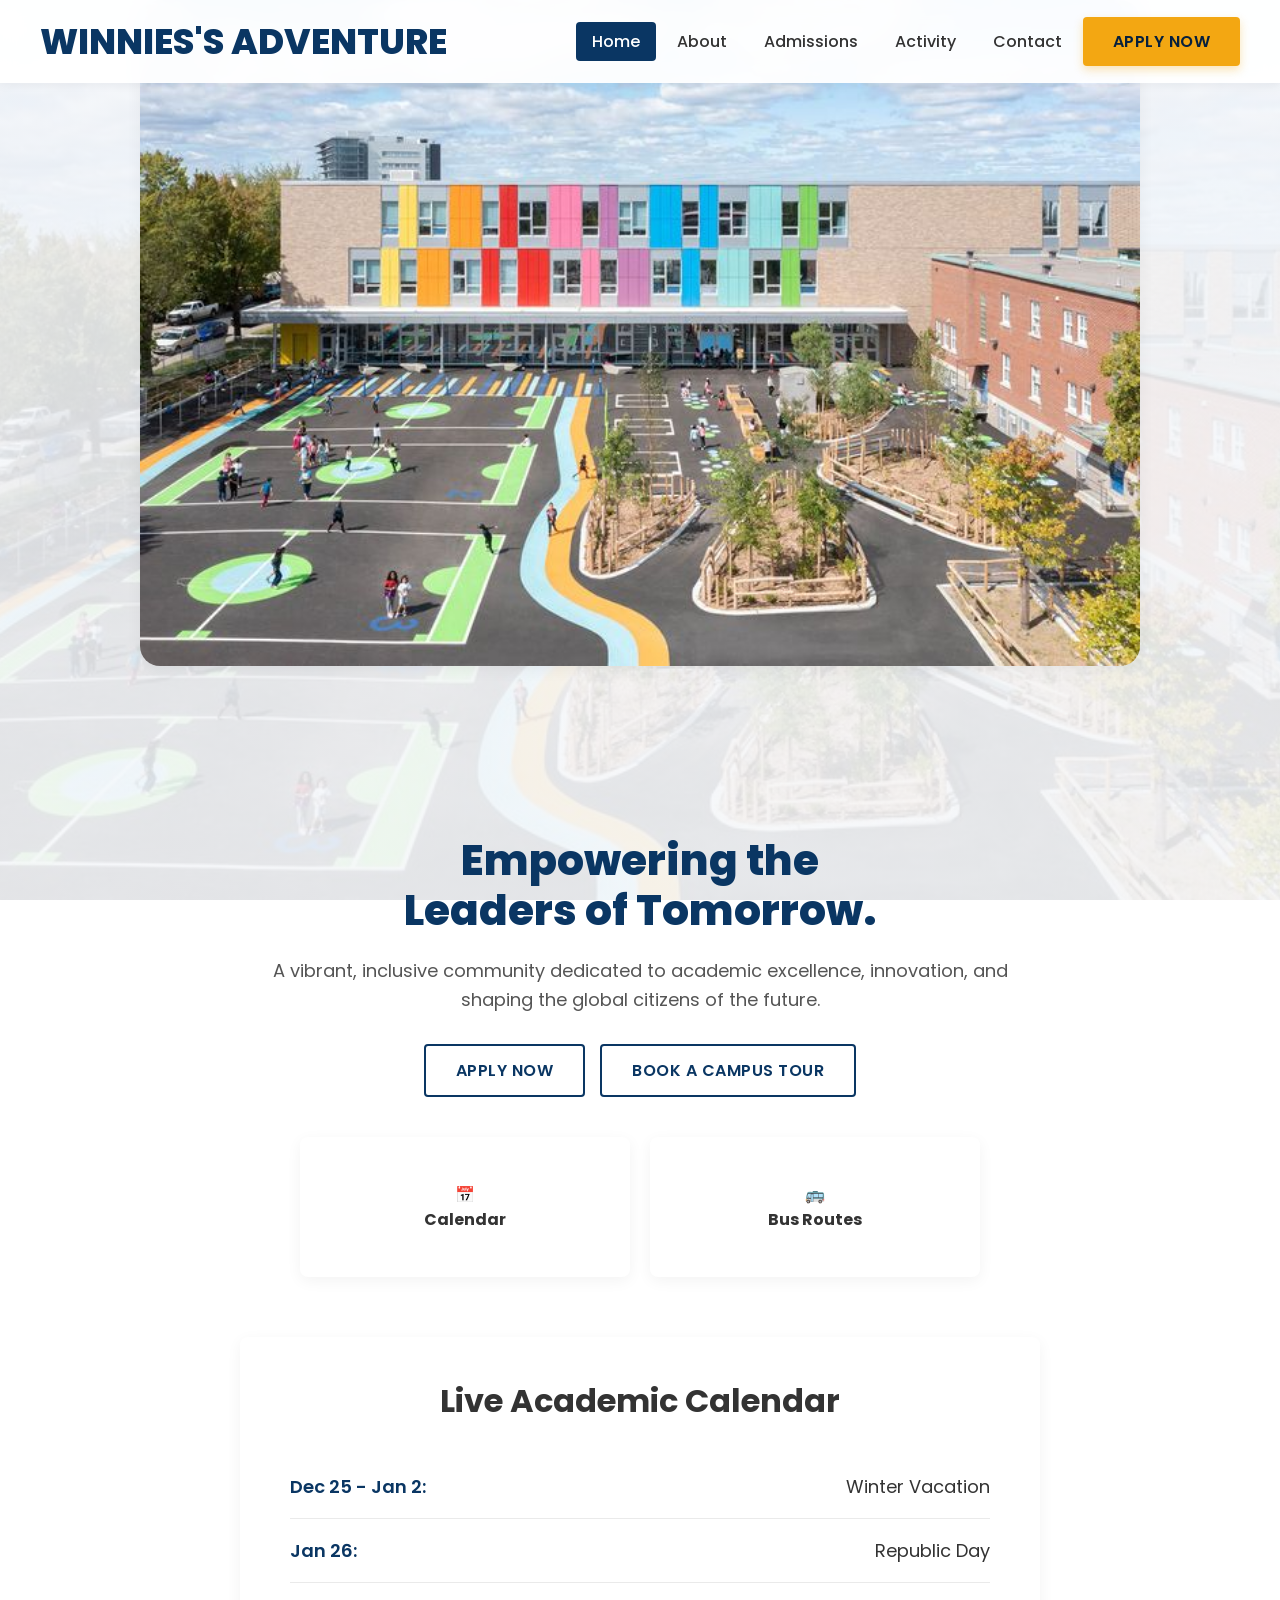
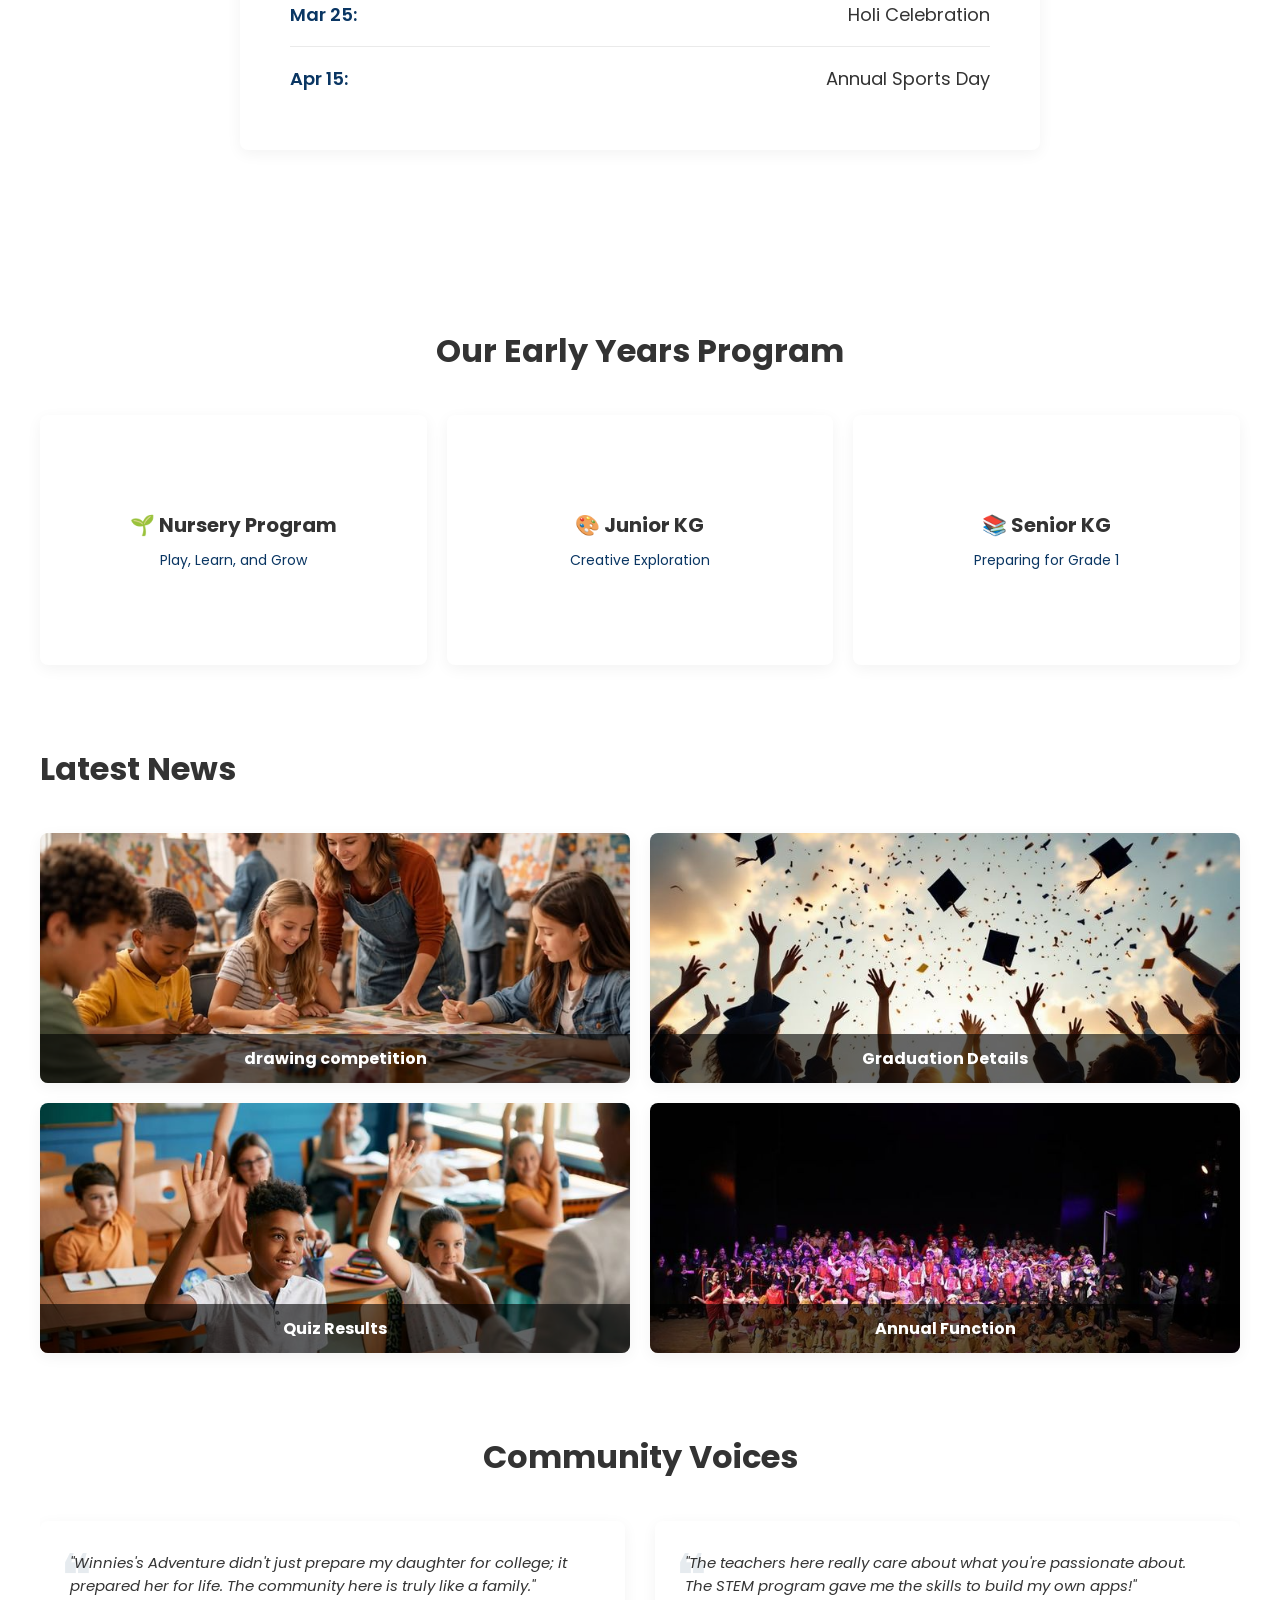
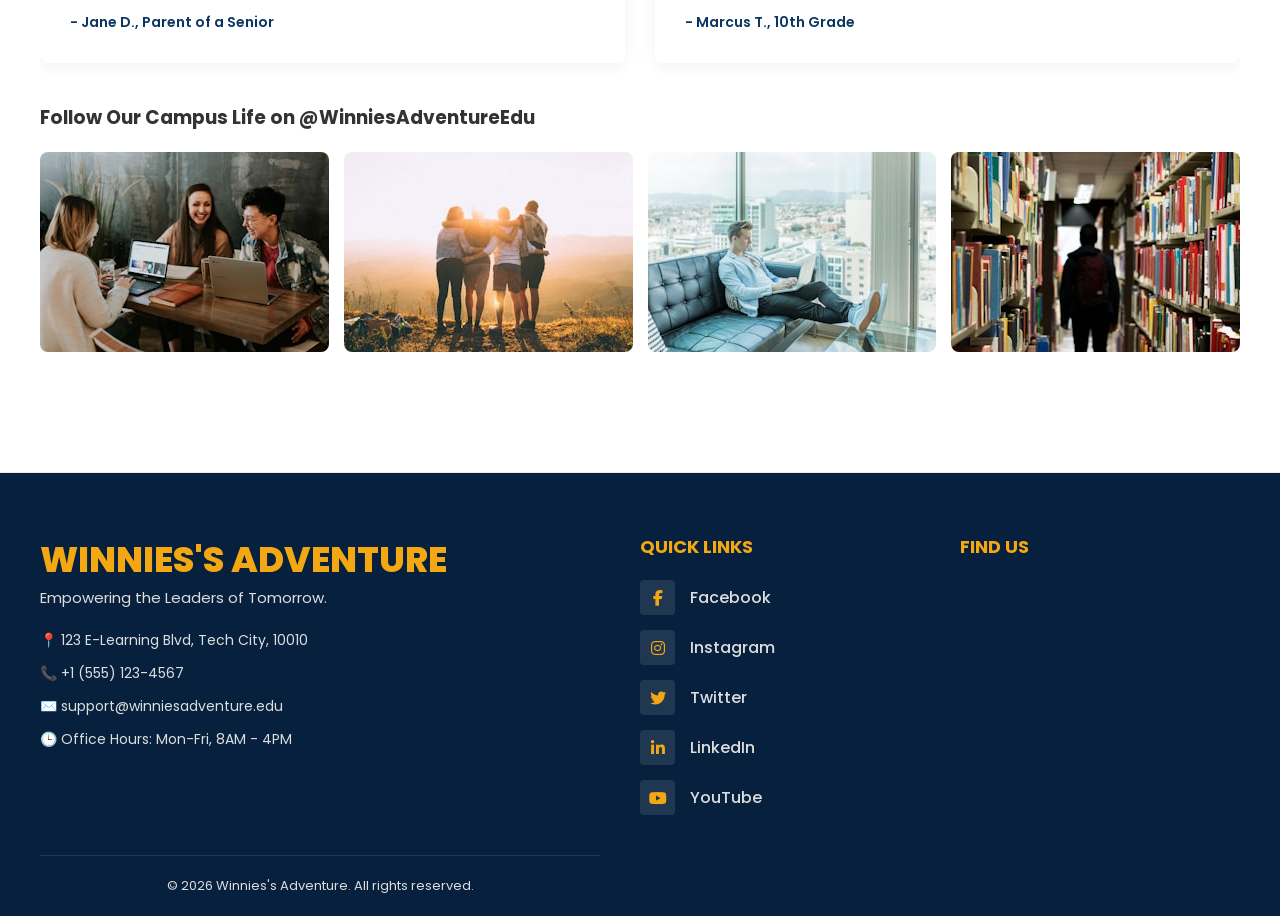
<file: index.html>
<!DOCTYPE html>
<html lang="en">
<head>
    <meta charset="UTF-8">
    <meta name="viewport" content="width=device-width, initial-scale=1.0">
    <title>Winnies's Adventure | Home</title>
    <link href="https://fonts.googleapis.com/css2?family=Poppins:wght@300;400;500;600;700&display=swap" rel="stylesheet">
    <link rel="stylesheet" href="https://cdnjs.cloudflare.com/ajax/libs/font-awesome/6.4.0/css/all.min.css">
    <link rel="stylesheet" href="style.css">
</head>
<body>

    <header>
        
        
        <div class="main-nav">
            <a href="index.html" class="logo">Winnies's Adventure</a>
            <nav>
                <div class="hamburger" onclick="toggleMenu()">
                    <span></span><span></span><span></span>
                </div>
                <ul id="nav-menu">
                    <li><a href="index.html" class="nav-link active-link">Home</a></li>
                    <li><a href="about.html" class="nav-link">About</a></li>
                    <li><a href="apply.html" class="nav-link">Admissions</a></li>
                    <li><a href="activity.html" class="nav-link">Activity</a></li>
                    <li><a href="contact.html" class="nav-link">Contact</a></li>
                    <li><a href="apply.html" class="btn btn-primary">Apply Now</a></li>
                </ul>
            </nav>
        </div>
    </header>

    <main class="page-content">
        

        <div style="display: flex; justify-content: center; width: 100%; margin-bottom: 30px;">
            <img src="Images/campus.jpg" alt="School Campus" style="width: 100%; max-width: 1000px; border-radius: 20px; box-shadow: var(--shadow); object-fit: cover;">
        </div>

     
        
        <section class="hero">
            <div class="hero-content scroll-anim anim-fade-up">
                
                <br>
                <br>
                <h1>Empowering the<br>Leaders of Tomorrow.</h1>
                <p>A vibrant, inclusive community dedicated to academic excellence, innovation, and shaping the global citizens of the future.</p>
                <div class="hero-buttons">
                    <a href="apply.html" class="btn btn-outline">Apply Now</a>
                    <a href="contact.html" class="btn btn-outline">Book a Campus Tour</a>
                </div>
            </div>
          
            
        </section>

        <section class="quick-links-section">
            <div class="quick-links-grid scroll-anim anim-fade-up delay-100">
                
                
                <a href="#dynamic-info" onclick="swapInfo(event, 'view-calendar')" class="quick-link-card">
                    <div class="icon">📅</div>
                    <h4>Calendar</h4>
                </a>

                <a href="#dynamic-info" onclick="swapInfo(event, 'view-bus')" class="quick-link-card">
                    <div class="icon">🚌</div>
                    <h4>Bus Routes</h4>
                </a>
               
            </div>
        </section>
        
        

        <section id="dynamic-info" class="dynamic-info-section">
            <div class="info-container scroll-anim anim-zoom">
                
                <div id="view-calendar" class="info-panel active">
                    <h2 class="section-title center">Live Academic Calendar</h2>
                    <ul class="holiday-list" id="dynamic-holiday-list">
                        <!-- Live events will be injected here automatically -->
                    </ul>
                </div>

                <div id="view-bus" class="info-panel">
                    <h2 class="section-title center">City Bus Routes</h2>
                    <div class="bus-img-box">
                      <img src="Images/bus route.jpg" alt="City Bus Route Map">
                    </div>
                </div>

            </div>
        </section>

        <section class="programs-section">
            <h2 class="section-title scroll-anim anim-fade-up">Our Early Years Program</h2>
            <div class="programs-grid scroll-anim anim-fade-up delay-200">
                <div class="flip-card" onclick="this.classList.toggle('flipped')">
                    <div class="flip-card-inner">
                        <div class="flip-card-front">
                            <h3>🌱 Nursery Program</h3>
                            <p>Play, Learn, and Grow</p>
                        </div>
                        <div class="flip-card-back" style="background: linear-gradient(rgba(10, 54, 99, 0.85), rgba(17, 75, 138, 0.85)), url('Images/Kids Play.jpg') center/cover;">
                            
                            <p>A nurturing environment for your child's first steps into education, focusing on social skills, motor development, and curiosity through play.</p>
                        </div>
                    </div>
                </div>
                <div class="flip-card" onclick="this.classList.toggle('flipped')">
                    <div class="flip-card-inner">
                        <div class="flip-card-front">
                            <h3>🎨 Junior KG</h3>
                            <p>Creative Exploration</p>
                        </div>
                        <div class="flip-card-back" style="background: linear-gradient(rgba(10, 54, 99, 0.85), rgba(17, 75, 138, 0.85)), url('Images/paint.jpg') center/cover;">
                            <p>Introducing foundational literacy and numeracy through fun activities, storytelling, and art to foster a genuine love for learning.</p>
                        </div>
                    </div>
                </div>
                <div class="flip-card" onclick="this.classList.toggle('flipped')">
                    <div class="flip-card-inner">
                        <div class="flip-card-front">
                            <h3>📚 Senior KG</h3>
                            <p>Preparing for Grade 1</p>
                        </div>
                        <div class="flip-card-back" style="background: linear-gradient(rgba(10, 54, 99, 0.85), rgba(17, 75, 138, 0.85)), url('Images/books.jpg') center/cover;">
                            <p>Structured learning in language, math, and science, combined with collaborative play to ensure a smooth transition to primary school.</p>
                        </div>
                    </div>
                </div>
            </div>
        </section>

        <section class="news-events-section">
                <div class="news-col scroll-anim anim-fade-left">
                    <h2 class="section-title" style="text-align: left;">Latest News</h2>
                    <div class="news-grid-small">
                        <div class="flip-card" onclick="this.classList.toggle('flipped')">
                            <div class="flip-card-inner">
                                <div class="flip-card-front" style="padding: 0;">
                            <img src="Images/drawing.jpg" style="position: absolute; top: 0; left: 0; width: 100%; height: 100%; object-fit: cover; z-index: 0;" alt="Science Fair">
                            <div style="position: absolute; bottom: 0; left: 0; width: 100%; background: rgba(0,0,0,0.6); color: white; padding: 12px 0; z-index: 1;">
                                        <h4 style="margin: 0; font-size: 16px; text-align: center;">drawing competition</h4>
                                    </div>
                                </div>
                                <div class="flip-card-back" style="background: linear-gradient(rgba(10, 54, 99, 0.85), rgba(17, 75, 138, 0.85)), url('Images/drawing.jpg') center/cover;">
                                    <h4 style="margin-bottom: 10px; font-size: 18px;">Drawing Competition Results</h4>
                                    <p>These competitions provide a platform for primary school students to showcase their artistic talents and receive national-level recognition. They also offer prizes and certificates, which can boost students' confidence and motivation to continue their artistic pursuits .</p>
                                </div>
                            </div>
                        </div>
                        <div class="flip-card" onclick="this.classList.toggle('flipped')">
                            <div class="flip-card-inner">
                                <div class="flip-card-front" style="padding: 0;">
                            <img src="Images/Graduation Day.jpg" style="position: absolute; top: 0; left: 0; width: 100%; height: 100%; object-fit: cover; z-index: 0;" alt="Graduation Details">
                            <div style="position: absolute; bottom: 0; left: 0; width: 100%; background: rgba(0,0,0,0.6); color: white; padding: 12px 0; z-index: 1;">
                                        <h4 style="margin: 0; font-size: 16px; text-align: center;">Graduation Details</h4>
                                    </div>
                                </div>
                                <div class="flip-card-back" style="background: linear-gradient(rgba(10, 54, 99, 0.85), rgba(17, 75, 138, 0.85)), url('Images/Graduation Day.jpg') center/cover;">
                                    <h4 style="margin-bottom: 10px; font-size: 18px;">Class of 2026 Graduation Details</h4>
                                    <p>Important information for seniors and families...</p>
                                </div>
                            </div>
                        </div>
                        <div class="flip-card" onclick="this.classList.toggle('flipped')">
                            <div class="flip-card-inner">
                                <div class="flip-card-front" style="padding: 0;">
                            <img src="Images/quiz .jpg" style="position: absolute; top: 0; left: 0; width: 100%; height: 100%; object-fit: cover; z-index: 0;" alt="Quiz Results">
                            <div style="position: absolute; bottom: 0; left: 0; width: 100%; background: rgba(0,0,0,0.6); color: white; padding: 12px 0; z-index: 1;">
                                        <h4 style="margin: 0; font-size: 16px; text-align: center;">Quiz Results</h4>
                                    </div>
                                </div>
                                <div class="flip-card-back" style="background: linear-gradient(rgba(10, 54, 99, 0.85), rgba(17, 75, 138, 0.85)), url('Images/quiz .jpg') center/cover;">
                                    <h4 style="margin-bottom: 10px; font-size: 18px;">Quiz Results</h4>
                                    <p>Check out the latest quiz results and rankings...</p>
                                </div>
                            </div>
                        </div>
                        <div class="flip-card" onclick="this.classList.toggle('flipped')">
                            <div class="flip-card-inner">
                                <div class="flip-card-front" style="padding: 0;">
                            <img src="Images/annual.jpg" style="position: absolute; top: 0; left: 0; width: 100%; height: 100%; object-fit: cover; z-index: 0;" alt="Admission Information">
                            <div style="position: absolute; bottom: 0; left: 0; width: 100%; background: rgba(0,0,0,0.6); color: white; padding: 12px 0; z-index: 1;">
                                        <h4 style="margin: 0; font-size: 16px; text-align: center;">Annual Function</h4>
                                    </div>
                                </div>
                                <div class="flip-card-back"style="background: linear-gradient(rgba(10, 54, 99, 0.85), rgba(17, 75, 138, 0.85)), url('Images/annual.jpg') center/cover;">
                                    <h4 style="margin-bottom: 10px; font-size: 18px;">Annual Function</h4>
                                    <p>Join us for our annual function celebrating student achievements and school spirit!</p>
                                </div>
                            </div>
                        </div>
                    </div>
                </div>
            </div>
        </section>

        <section id="student-life" class="social-proof-section scroll-anim anim-fade-up">
            <h2 class="section-title">Community Voices</h2>
            <div class="testimonials-grid">
                <div class="testimonial-card">
                    <p class="quote">"Winnies's Adventure didn't just prepare my daughter for college; it prepared her for life. The community here is truly like a family."</p>
                    <p class="author">- Jane D., Parent of a Senior</p>
                </div>
                <div class="testimonial-card">
                    <p class="quote">"The teachers here really care about what you're passionate about. The STEM program gave me the skills to build my own apps!"</p>
                    <p class="author">- Marcus T., 10th Grade</p>
                </div>
            </div>

            <div class="social-feed">
                <h3>Follow Our Campus Life on @WinniesAdventureEdu</h3>
                <div class="social-gallery">
                    <img src="Images/follow campus 1.jpg" alt="Social Post 1">
                    <img src="Images/follow campus 2.jpg" alt="Social Post 2">
                    <img src="Images/follow campus 3.jpg" alt="Social Post 3">
                    <img src="Images/follow campus 4.jpg" alt="Social Post 4">
                </div>
            </div>
        </section>
    </main>

    <footer class="main-footer">
        <div class="footer-container">
            <div class="footer-col">
                <div class="logo footer-logo">Winnies's Adventure</div>
                <p>Empowering the Leaders of Tomorrow.</p>
                <ul class="footer-contact mt-20">
                    <li>📍 123 E-Learning Blvd, Tech City, 10010</li>
                    <li>📞 +1 (555) 123-4567</li>
                    <li>✉️ support@winniesadventure.edu</li>
                    <li>🕒 Office Hours: Mon-Fri, 8AM - 4PM</li>
                </ul>
            </div>

            <div class="footer-col">
                <h3>Quick Links</h3>
               <div class="social-links-vertical mt-20">
                    <a href="https://facebook.com/your-school" target="_blank" rel="noopener noreferrer" class="vertical-link">
                        <span class="social-icon"><i class="fab fa-facebook-f"></i></span>
                        <span class="link-text">Facebook</span>
                    </a>

                    <a href="https://instagram.com/your-school" target="_blank" rel="noopener noreferrer" class="vertical-link">
                        <span class="social-icon"><i class="fab fa-instagram"></i></span>
                        <span class="link-text">Instagram</span>
                    </a>

                    <a href="https://twitter.com/your-school" target="_blank" rel="noopener noreferrer" class="vertical-link">
                        <span class="social-icon"><i class="fab fa-twitter"></i></span>
                        <span class="link-text">Twitter</span>
                    </a>

                    <a href="https://linkedin.com/company/your-school" target="_blank" rel="noopener noreferrer" class="vertical-link">
                        <span class="social-icon"><i class="fab fa-linkedin-in"></i></span>
                        <span class="link-text">LinkedIn</span>
                    </a>

                    <a href="https://youtube.com/c/your-school" target="_blank" rel="noopener noreferrer" class="vertical-link">
                        <span class="social-icon"><i class="fab fa-youtube"></i></span>
                        <span class="link-text">YouTube</span>
                    </a>
                </div>
            </div>

            <div class="footer-col">
                <h3>Find Us</h3>
                <div class="map-container">
                    <iframe src="https://www.google.com/maps/embed?pb=!1m18!1m12!1m3!1d3022.1!2d-73.98!3d40.75!2m3!1f0!2f0!3f0!3m2!1i1024!2i768!4f13.1!3m3!1m2!1s0x0%3A0x0!2zNDDCsDQ1JzAwLjAiTiA3M8KwNTgnMDAuMCJX!5e0!3m2!1sen!2sus!4v1600000000000!5m2!1sen!2sus" width="100%" height="150" style="border:0; border-radius: 10px;" allowfullscreen="" loading="lazy"></iframe>
               
                
            </div>
        </div>
        <div class="footer-bottom">
            © 2026 Winnies's Adventure. All rights reserved.
        </div>
    </footer>

    <script src="script.js"></script>
</body>
</html>
</file>
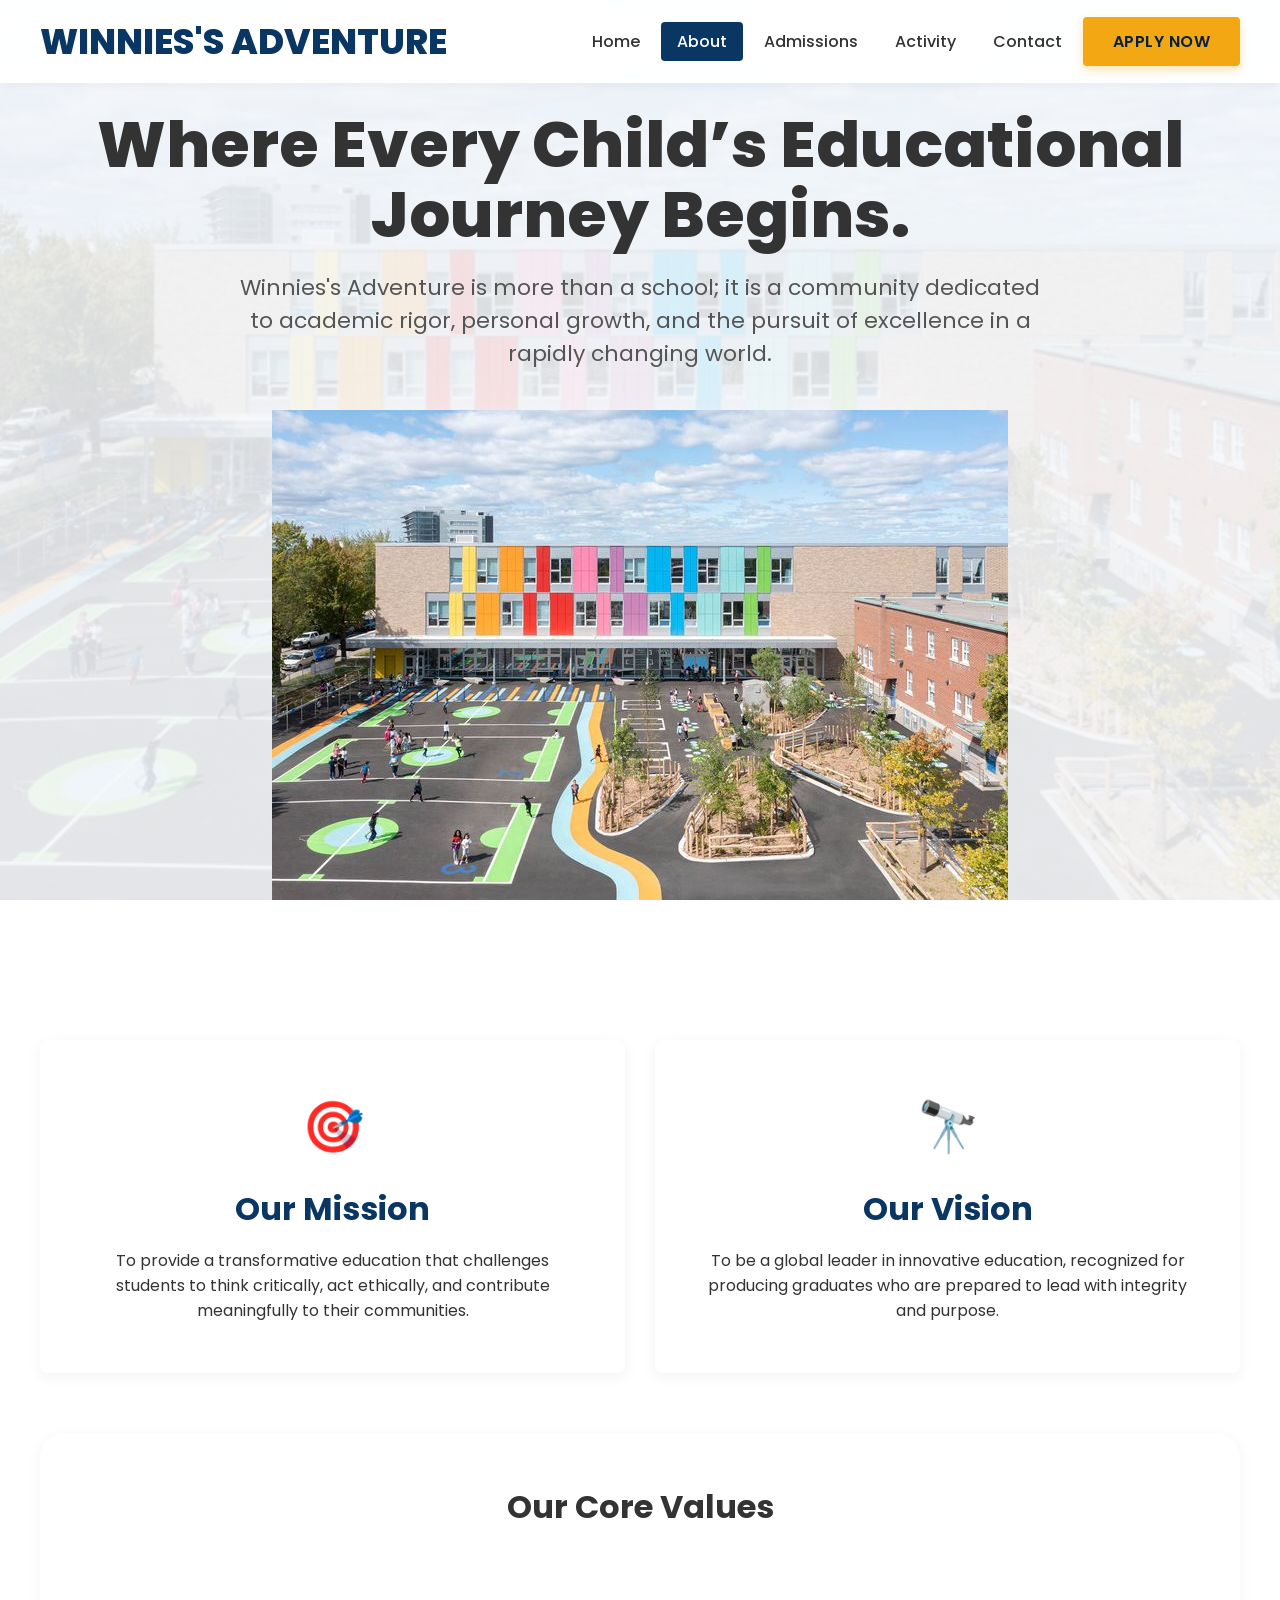
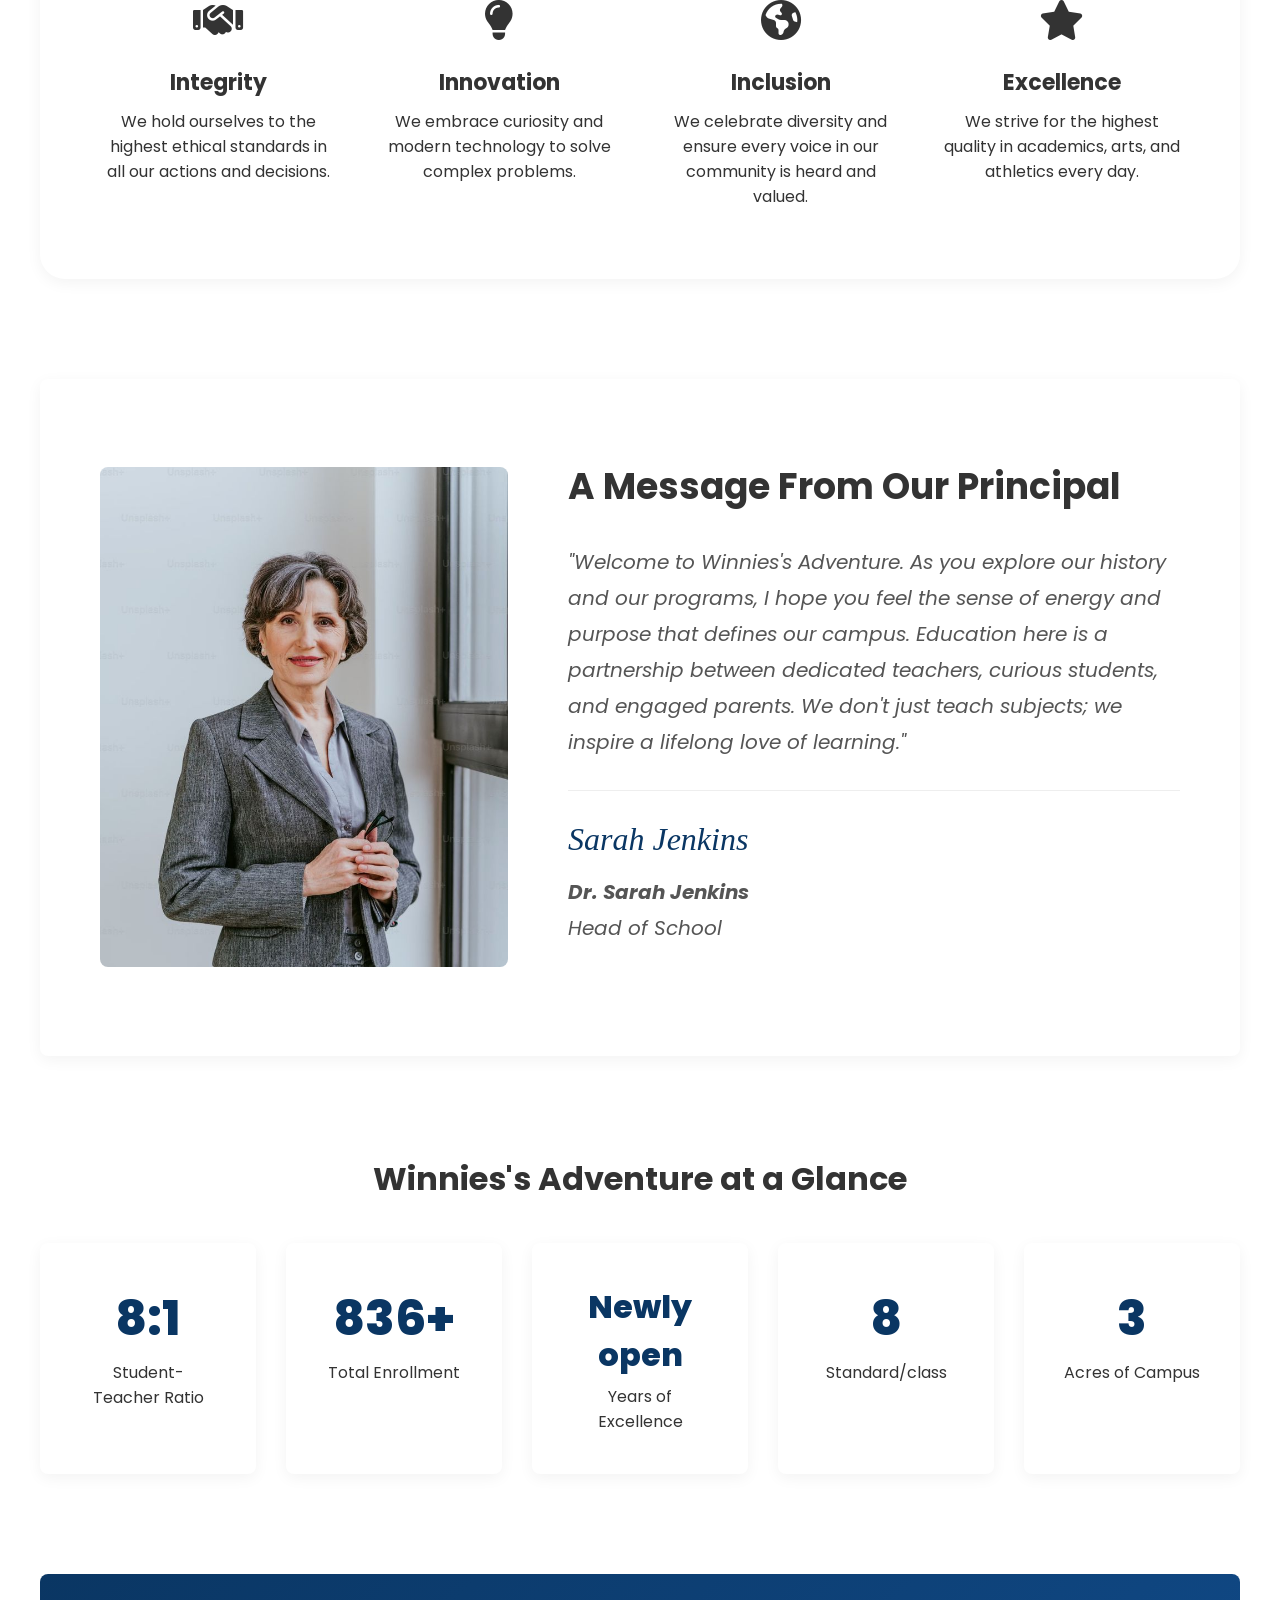
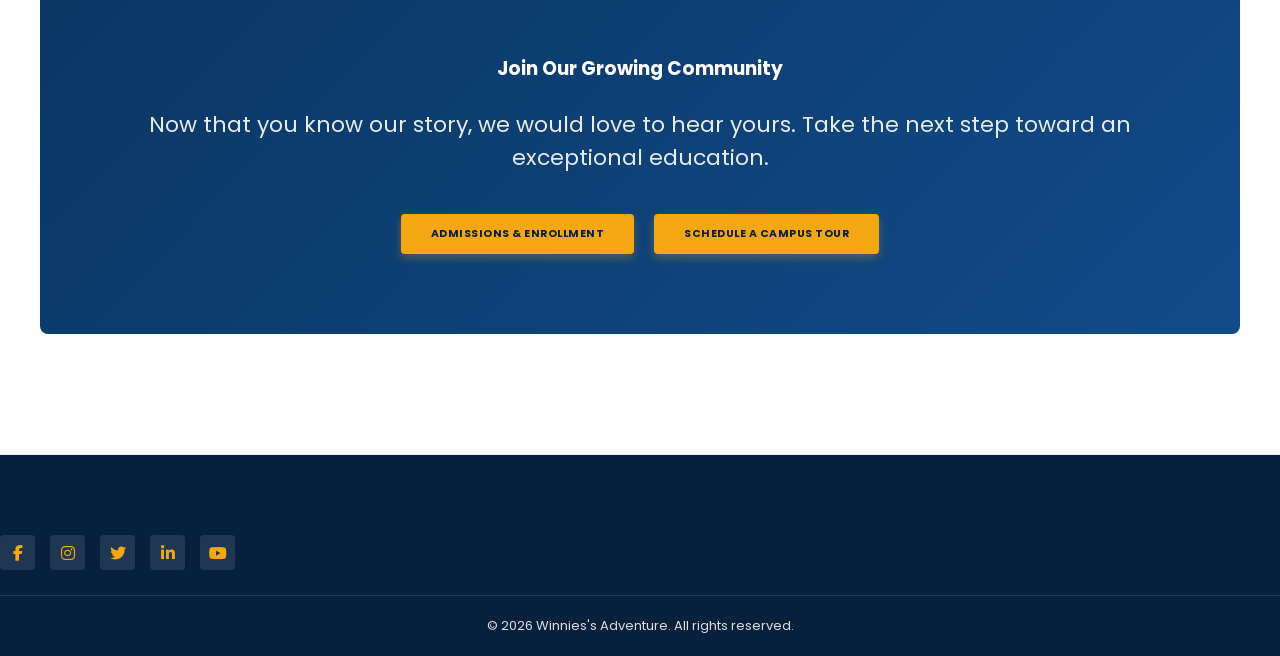
<file: about.html>
<!DOCTYPE html>
<html lang="en">
<head>
    <meta charset="UTF-8">
    <meta name="viewport" content="width=device-width, initial-scale=1.0">
    <title>Winnies's Adventure | About Our Legacy</title>
    <link href="https://fonts.googleapis.com/css2?family=Poppins:wght@300;400;500;600;700;800&display=swap" rel="stylesheet">
    <link rel="stylesheet" href="https://cdnjs.cloudflare.com/ajax/libs/font-awesome/6.4.0/css/all.min.css">
    <link rel="stylesheet" href="style.css">
</head>
<body>

    <header>
        <div class="main-nav">
            <a href="index.html" class="logo">Winnies's Adventure</a>
            <nav>
                <div class="hamburger" onclick="toggleMenu()">
                    <span></span><span></span><span></span>
                </div>
                <ul id="nav-menu">
                    <li><a href="index.html" class="nav-link">Home</a></li>
                    <li><a href="about.html" class="nav-link active-link">About</a></li>
                    <li><a href="apply.html" class="nav-link">Admissions</a></li>
                    <li><a href="activity.html" class="nav-link">Activity</a></li>
                    <li><a href="contact.html" class="nav-link">Contact</a></li>
                    <li><a href="apply.html" class="btn btn-primary">Apply Now</a></li>
                </ul>
            </nav>
        </div>
    </header>

    <main class="page-content">
        
        <section class="about-hero">
            <div class="about-hero-content scroll-anim anim-fade-up">
                <br>
                <br>
                <h1>Where Every Child’s Educational Journey Begins.</h1>
                <p>Winnies's Adventure is more than a school; it is a community dedicated to academic rigor, personal growth, and the pursuit of excellence in a rapidly changing world.</p>
            </div>
           
                <img src="Images/campus.jpg" >
            </div>
        </section>

        <section class="mvv-section">
            <div class="mission-vision-grid">
                <div class="mv-card scroll-anim anim-fade-right">
                    <span class="icon">🎯</span>
                    <h2>Our Mission</h2>
                    <p>To provide a transformative education that challenges students to think critically, act ethically, and contribute meaningfully to their communities.</p>
                </div>
                <div class="mv-card scroll-anim anim-fade-left delay-200">
                    <span class="icon">🔭</span>
                    <h2>Our Vision</h2>
                    <p>To be a global leader in innovative education, recognized for producing graduates who are prepared to lead with integrity and purpose.</p>
                </div>
            </div>

            <div class="values-container scroll-anim anim-fade-up">
                <h2 class="section-title">Our Core Values</h2>
                <div class="values-grid">
                    <div class="value-item">
                        <div class="value-icon"><i class="fa-solid fa-handshake"></i></div>
                        <h3>Integrity</h3>
                        <p>We hold ourselves to the highest ethical standards in all our actions and decisions.</p>
                    </div>
                    <div class="value-item">
                        <div class="value-icon"><i class="fa-solid fa-lightbulb"></i></div>
                        <h3>Innovation</h3>
                        <p>We embrace curiosity and modern technology to solve complex problems.</p>
                    </div>
                    <div class="value-item">
                        <div class="value-icon"><i class="fa-solid fa-earth"></i></div>
                        <h3>Inclusion</h3>
                        <p>We celebrate diversity and ensure every voice in our community is heard and valued.</p>
                    </div>
                    <div class="value-item">
                        <div class="value-icon"><i class="fa-solid fa-star"></i></div>
                        <h3>Excellence</h3>
                        <p>We strive for the highest quality in academics, arts, and athletics every day.</p>
                    </div>
                </div>
            </div>
        </section>

        <section class="principal-welcome scroll-anim anim-fade-up">
            <div class="welcome-flex">
                <div class="principal-image">
                    <img src="Images/principle.jpg" alt="Dr. Sarah Jenkins">
                </div>
                <div class="welcome-letter">
                    <h2 class="left-align">A Message From Our Principal</h2>
                    <p>"Welcome to Winnies's Adventure. As you explore our history and our programs, I hope you feel the sense of energy and purpose that defines our campus. Education here is a partnership between dedicated teachers, curious students, and engaged parents. We don't just teach subjects; we inspire a lifelong love of learning."</p>
                    <div class="signature-box">
                        <p class="signature-text">Sarah Jenkins</p>
                        <p><strong>Dr. Sarah Jenkins</strong><br>Head of School</p>
                    </div>
                </div>
            </div>
        </section>

       

        <section class="fast-facts scroll-anim anim-fade-up">
            <h2 class="section-title">Winnies's Adventure at a Glance</h2>
            <div class="stats-grid-large">
                <div class="stat-box">
                    <h3 class="counter">12:1</h3>
                    <p>Student-Teacher Ratio</p>
                </div>
                <div class="stat-box">
                    <h3 class="counter">1,200+</h3>
                    <p>Total Enrollment</p>
                </div>
                <div class="stat-box">
                    <h3 class="counter" style="font-size: 32px;">Newly open</h3>
                    <p>Years of Excellence</p>
                </div>
                <div class="stat-box">
                    <h3 class="counter">12</h3>
                    <p>Standard/class</p>
                </div>
                <div class="stat-box">
                    <h3 class="counter">5</h3>
                    <p>Acres of Campus</p>
                </div>
            </div>
        </section>

       

        <section class="about-cta scroll-anim anim-zoom">
            <div class="cta-card scroll-anim anim-fade-up delay-100">
                <h3>Join Our Growing Community</h3><br>
                <p>Now that you know our story, we would love to hear yours. Take the next step toward an exceptional education.</p>
                <div class="cta-buttons">
                    <a href="apply.html" class="btn btn-primary"><h6>Admissions & Enrollment</h6></a>
                    <a href="contact.html" class="btn btn-primary"><h6>Schedule a Campus Tour</h6></a>
                </div>
            </div>
        </section>

    </main>
        
   <footer class="main-footer">
     <div class="social-icons mt-20">
                        <a href="https://facebook.com/your-school-page" target="_blank" rel="noopener noreferrer" class="social-icon" aria-label="Facebook"><i class="fab fa-facebook-f"></i></a>
                    
                        <a href="https://instagram.com/your-school-profile" target="_blank" rel="noopener noreferrer" class="social-icon" aria-label="Instagram"><i class="fab fa-instagram"></i></a>
                    
                        <a href="https://twitter.com/your-school-profile" target="_blank" rel="noopener noreferrer" class="social-icon" aria-label="Twitter"><i class="fab fa-twitter"></i></a>
                    
                        <a href="https://linkedin.com/company/your-school-page" target="_blank" rel="noopener noreferrer" class="social-icon" aria-label="LinkedIn"><i class="fab fa-linkedin-in"></i></a>
                    
                        <a href="https://youtube.com/c/your-school-channel" target="_blank" rel="noopener noreferrer" class="social-icon" aria-label="YouTube"><i class="fab fa-youtube"></i></a>
            </div>
            <br>


        <div class="footer-bottom" style="display: flex; flex-direction: column; align-items: center; gap: 15px;">   
            <p>© 2026 Winnies's Adventure. All rights reserved.</p>
        </div>
    </footer>
    <script src="script.js"></script>
</body>
</html>
</file>
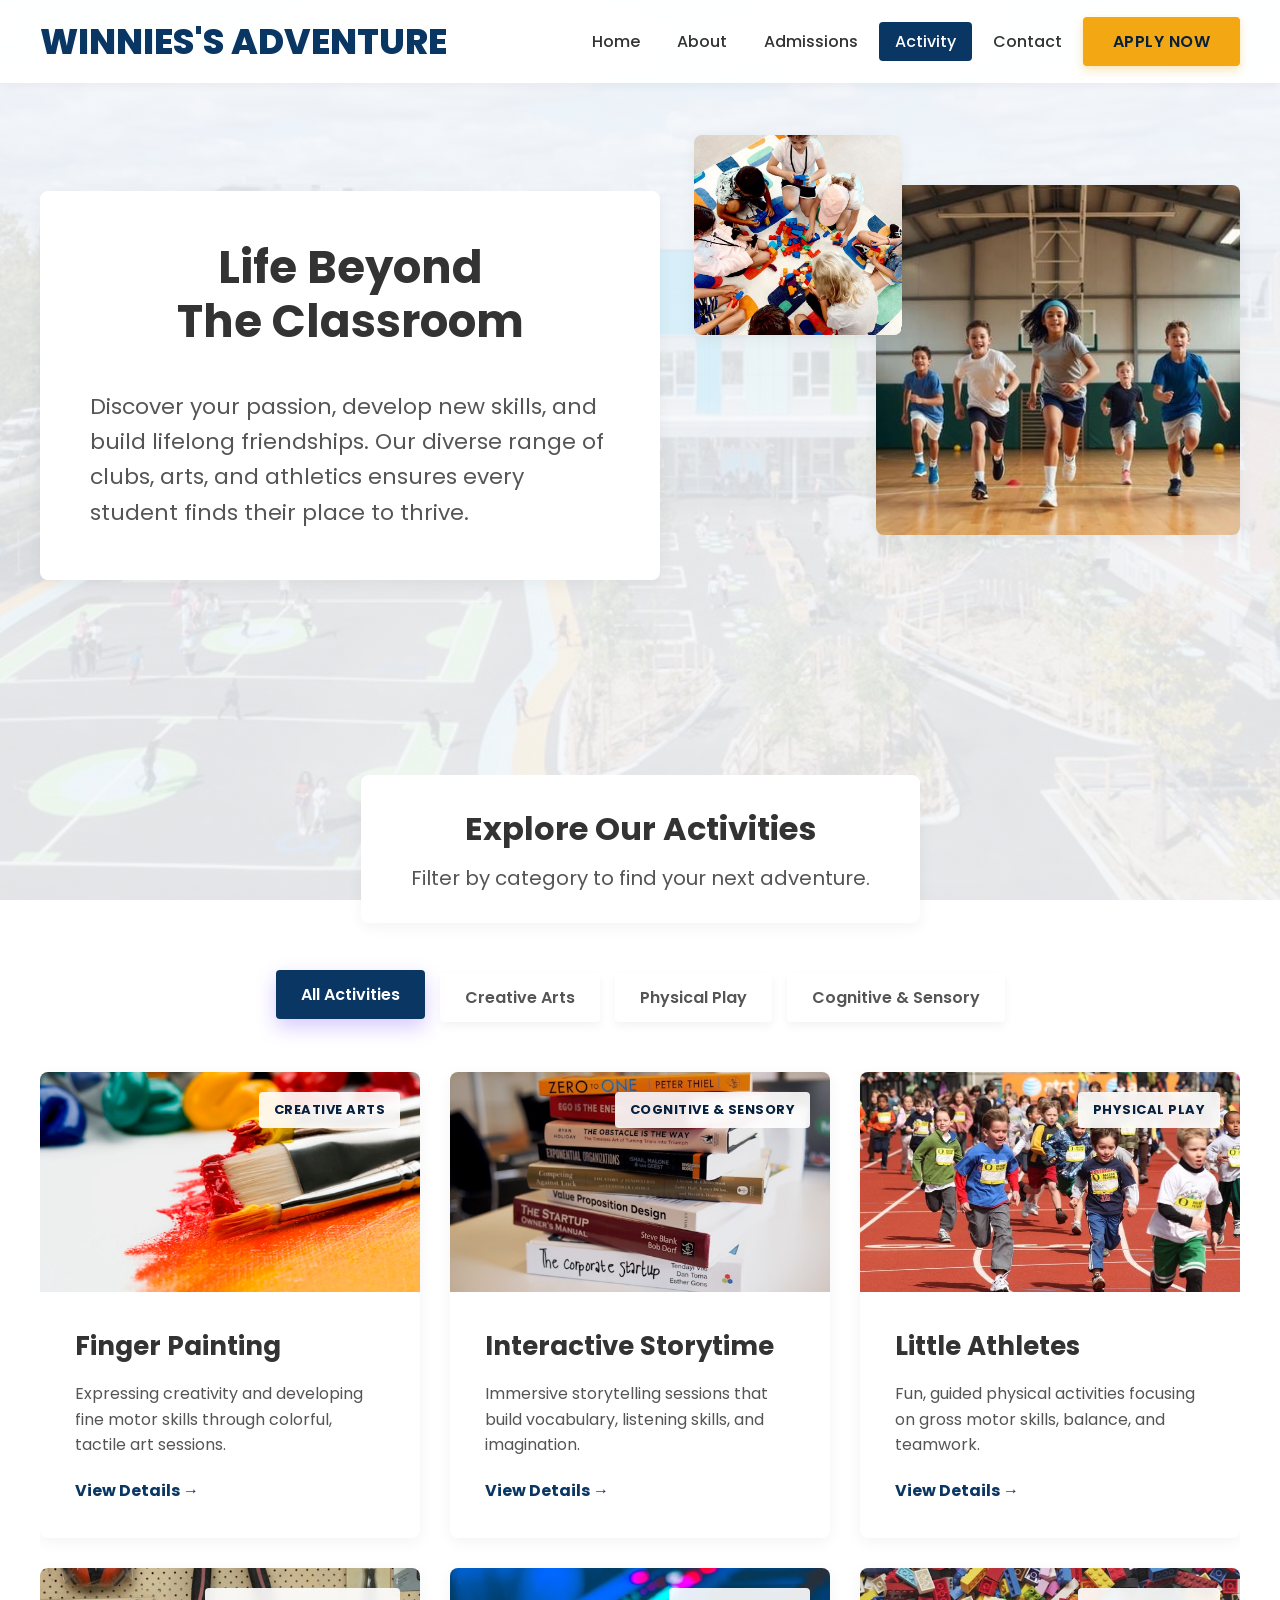
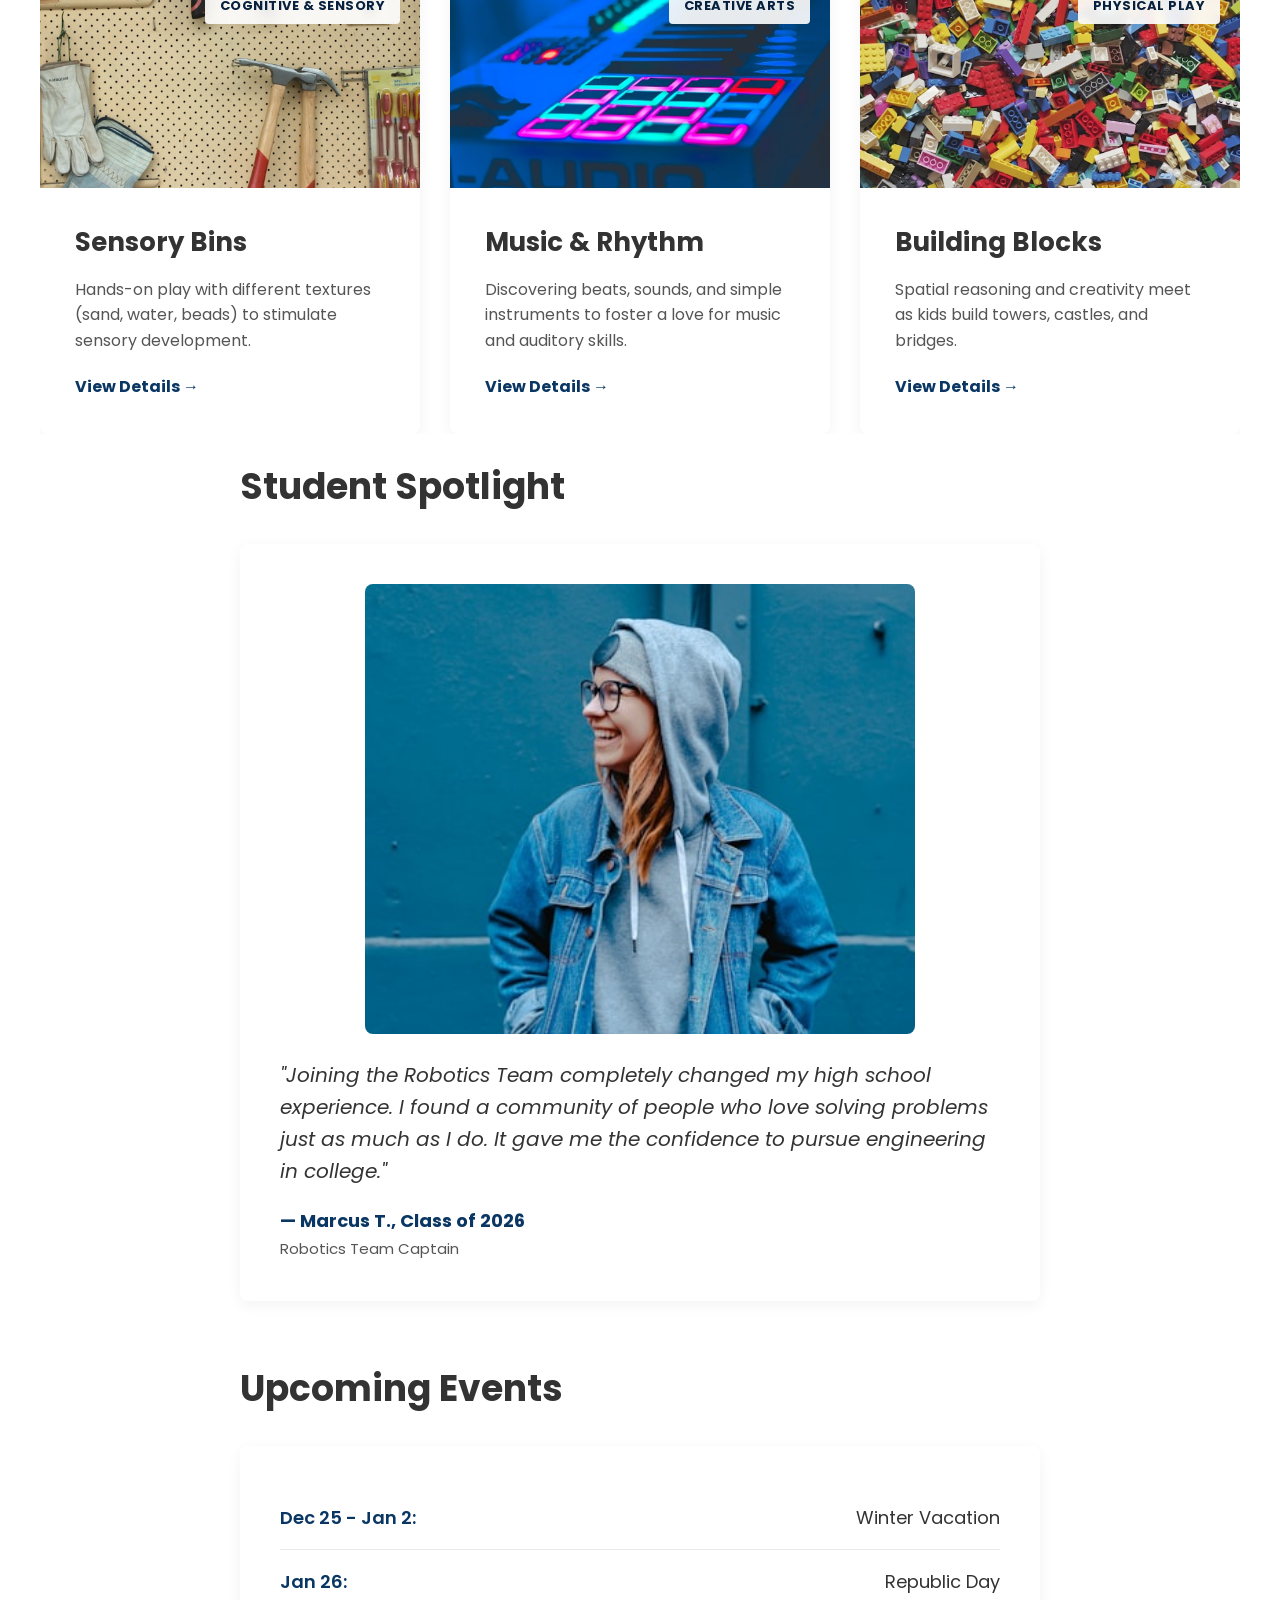
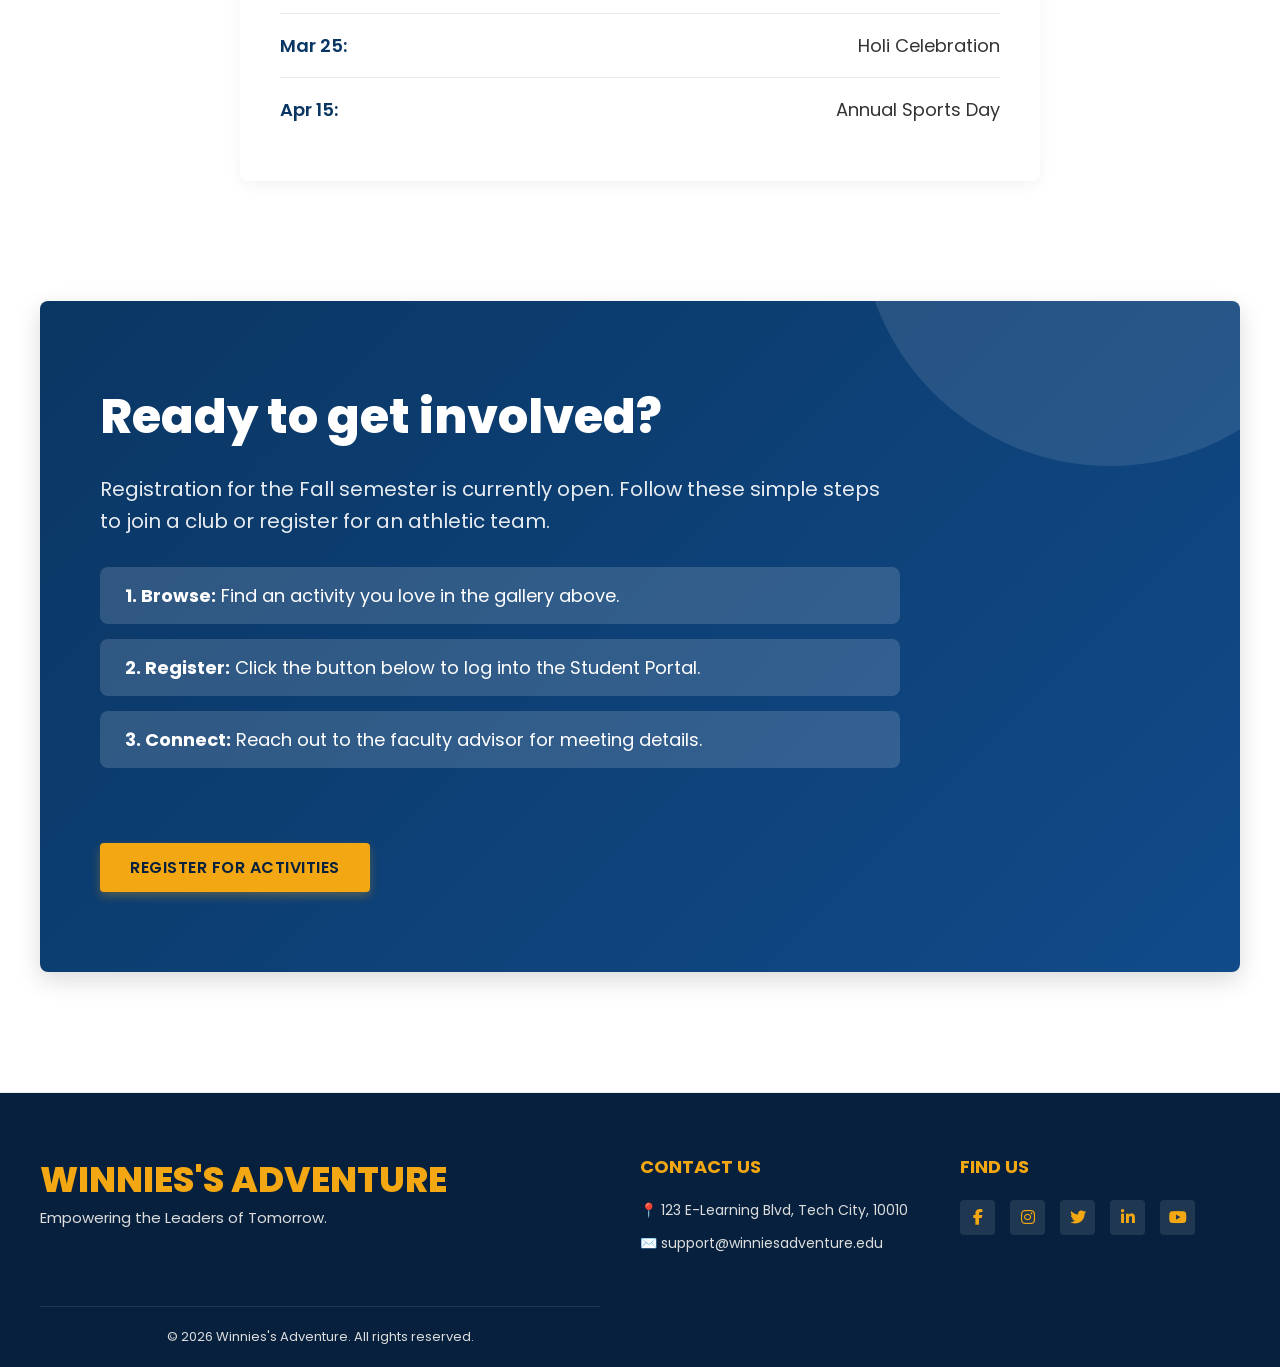
<file: activity.html>
<!DOCTYPE html>
<html lang="en">
<head>
    <meta charset="UTF-8">
    <meta name="viewport" content="width=device-width, initial-scale=1.0">
    <title>Winnies's Adventure | Student Life & Activities</title>
    <link href="https://fonts.googleapis.com/css2?family=Poppins:wght@300;400;500;600;700;800&display=swap" rel="stylesheet">
    <link rel="stylesheet" href="https://cdnjs.cloudflare.com/ajax/libs/font-awesome/6.4.0/css/all.min.css">
    <link rel="stylesheet" href="style.css">
</head>
<body>

    <header>
        <div class="main-nav">
            <a href="index.html" class="logo">Winnies's Adventure</a>
            <nav>
                <div class="hamburger" onclick="toggleMenu()">
                    <span></span><span></span><span></span>
                </div>
                <ul id="nav-menu">
                    <li><a href="index.html" class="nav-link">Home</a></li>
                    <li><a href="about.html" class="nav-link">About</a></li>
                    <li><a href="apply.html" class="nav-link">Admissions</a></li>
                    <li><a href="activity.html" class="nav-link active-link">Activity</a></li>
                    <li><a href="contact.html" class="nav-link">Contact</a></li>
                    <li><a href="apply.html" class="btn btn-primary">Apply Now</a></li>
                </ul>
            </nav>
        </div>
    </header>

    <main class="page-content">
        <br>
        <br>
        <br>
        
        <section class="activity-hero">
            <div class="activity-hero-content scroll-anim anim-fade-right">
            
               <h2 class="section-title activity-title">Life Beyond <br> The Classroom</h2>
                <p>Discover your passion, develop new skills, and build lifelong friendships. Our diverse range of clubs, arts, and athletics ensures every student finds their place to thrive.</p>
            </div>
            <div class="activity-hero-images scroll-anim anim-fade-left delay-200">
               <img src="Images/Kids Play.jpg" alt="Sports game" class="img-sub img-sub-2">
                <img src="Images/kids play 1.jpg" alt="Students collaborating" class="img-main">
                
            </div>
        </section>

        <section class="activity-gallery-section scroll-anim anim-fade-up">
            <div class="section-header center">
                <h3 class="section-title">Explore Our Activities</h3>
                <p class="section-subtitle">Filter by category to find your next adventure.</p>
            </div>
            
            <div class="filter-controls">
                <button class="filter-btn active" data-filter="all">All Activities</button>
                <button class="filter-btn" data-filter="creative">Creative Arts</button>
                <button class="filter-btn" data-filter="physical">Physical Play</button>
                <button class="filter-btn" data-filter="cognitive">Cognitive & Sensory</button>
            </div>

            <div class="activity-grid filterable-grid">
                
                <div class="activity-card filter-item" data-category="creative">
                    <div class="card-img-wrapper">
                        <img src="Images/paint.jpg" alt="Finger Painting">
                        <span class="category-tag">Creative Arts</span>
                    </div>
                    <div class="activity-card-content">
                        <h3>Finger Painting</h3>
                        <p>Expressing creativity and developing fine motor skills through colorful, tactile art sessions.</p>
                        <button class="btn-text mt-15" onclick="openModal('fingerPainting')">View Details →</button>
                    </div>
                </div>

                <div class="activity-card filter-item" data-category="cognitive">
                    <div class="card-img-wrapper">
                        <img src="Images/books.jpg" alt="Storytime">
                        <span class="category-tag">Cognitive & Sensory</span>
                    </div>
                    <div class="activity-card-content">
                        <h3>Interactive Storytime</h3>
                        <p>Immersive storytelling sessions that build vocabulary, listening skills, and imagination.</p>
                        <button class="btn-text mt-15" onclick="openModal('storytime')">View Details →</button>
                    </div>
                </div>

                <div class="activity-card filter-item" data-category="physical">
                    <div class="card-img-wrapper">
                        <img src="Images/little athletes.jpg" alt="Little Athletes">
                        <span class="category-tag">Physical Play</span>
                    </div>
                    <div class="activity-card-content">
                        <h3>Little Athletes</h3>
                        <p>Fun, guided physical activities focusing on gross motor skills, balance, and teamwork.</p>
                        <button class="btn-text mt-15" onclick="openModal('athletes')">View Details →</button>
                    </div>
                </div>

                <div class="activity-card filter-item" data-category="cognitive">
                    <div class="card-img-wrapper">
                        <img src="Images/tools.jpg" alt="Sensory Bins">
                        <span class="category-tag">Cognitive & Sensory</span>
                    </div>
                    <div class="activity-card-content">
                        <h3>Sensory Bins</h3>
                        <p>Hands-on play with different textures (sand, water, beads) to stimulate sensory development.</p>
                        <button class="btn-text mt-15" onclick="openModal('sensory')">View Details →</button>
                    </div>
                </div>

                <div class="activity-card filter-item" data-category="creative">
                    <div class="card-img-wrapper">
                        <img src="Images/music.jpg" alt="Music & Rhythm">
                        <span class="category-tag">Creative Arts</span>
                    </div>
                    <div class="activity-card-content">
                        <h3>Music & Rhythm</h3>
                        <p>Discovering beats, sounds, and simple instruments to foster a love for music and auditory skills.</p>
                        <button class="btn-text mt-15" onclick="openModal('music')">View Details →</button>
                    </div>
                </div>

                <div class="activity-card filter-item" data-category="physical">
                    <div class="card-img-wrapper">
                        <img src="Images/building.jpg" alt="Building Blocks">
                        <span class="category-tag">Physical Play</span>
                    </div>
                    <div class="activity-card-content">
                        <h3>Building Blocks</h3>
                        <p>Spatial reasoning and creativity meet as kids build towers, castles, and bridges.</p>
                        <button class="btn-text mt-15" onclick="openModal('blocks')">View Details →</button>
                    </div>
                </div>

               
            </div>
        </section>
        <br>

        <section class="split-section scroll-anim anim-fade-up delay-100">
            <div class="split-container">
                
                <div class="spotlight-col">
                    <h2 class="section-title left-align">Student Spotlight</h2>
                    <div class="spotlight-card">
                        <img src="Images/student spotlight.jpg" alt="Student Portrait" class="spotlight-img">
                        <div class="spotlight-text">
                            <p class="quote">"Joining the Robotics Team completely changed my high school experience. I found a community of people who love solving problems just as much as I do. It gave me the confidence to pursue engineering in college."</p>
                            <p class="author">— Marcus T., Class of 2026<br><span>Robotics Team Captain</span></p>
                        </div>
                    </div>
                </div>

                <div class="calendar-col">
                    <h2 class="section-title left-align">Upcoming Events</h2>
                    <div class="calendar-card">
                        <ul class="holiday-list" id="dynamic-event-list">
                            <!-- Live events will be injected here automatically -->
                        </ul>
                    </div>
                </div>

            </div>
        </section>

        <section class="join-section scroll-anim anim-fade-up">
            <div class="join-container scroll-anim anim-zoom delay-100">
                <div class="join-text">
                    <h2>Ready to get involved?</h2>
                    <p>Registration for the Fall semester is currently open. Follow these simple steps to join a club or register for an athletic team.</p>
                    <ul class="join-steps">
                        <li><strong>1. Browse:</strong> Find an activity you love in the gallery above.</li>
                        <li><strong>2. Register:</strong> Click the button below to log into the Student Portal.</li>
                        <li><strong>3. Connect:</strong> Reach out to the faculty advisor for meeting details.</li>
                    </ul>
                    <a href="apply.html" class="btn btn-primary mt-20">Register for Activities</a>
                </div>
            </div>
        </section>

    </main>

    <div id="activity-modal" class="modal-overlay">
        <div class="modal-content">
            <button class="close-modal" onclick="closeModal()">×</button>
            <div class="modal-header">
                <span class="modal-tag" id="modal-category">Creative Arts</span>
                <h2 id="modal-title">Finger Painting</h2>
            </div>
            <div class="modal-body">
                <div class="modal-info-grid">
                    <div>
                        <h4>Description</h4>
                        <p id="modal-desc">Expressing creativity and developing fine motor skills through colorful, tactile art sessions. Kids love exploring colors!</p>
                    </div>
                    <div class="modal-logistics">
                        <p><strong>🕒 Meeting Time:</strong> <span id="modal-time">Mon & Wed, 10:00 AM</span></p>
                        <p><strong>📍 Location:</strong> <span id="modal-location">Art Corner</span></p>
                        <p><strong>👨‍🏫 Advisor:</strong> <span id="modal-advisor">Ms. Lily</span></p>
                    </div>
                </div>
                <div class="modal-achievements mt-15">
                    <h4>Key Milestones</h4>
                    <ul id="modal-achievements-list">
                        <li>Annual Finger Paint Exhibition</li>
                        <li>Color Recognition Mastery</li>
                    </ul>
                </div>
            </div>
            <div class="modal-footer">
            <a href="apply.html" class="btn btn-primary" style="text-decoration: none; display: none;">Register for this Club</a>
            </div>
        </div>
    </div>

    <footer class="main-footer">
        <div class="footer-container">
            <div class="footer-col">
                <div class="logo footer-logo">Winnies's Adventure</div>
                <p>Empowering the Leaders of Tomorrow.</p>
            </div>
            <div class="footer-col">
                <h3>Contact Us</h3>
                <ul class="footer-contact mt-20">
                    <li>📍 123 E-Learning Blvd, Tech City, 10010</li>
                    <li>✉️ support@winniesadventure.edu</li>
                </ul>
            </div>
            <div class="footer-col">
                <h3>Find Us</h3>
               <div class="social-icons mt-20">
                        <a href="https://facebook.com/your-school-page" target="_blank" rel="noopener noreferrer" class="social-icon" aria-label="Facebook"><i class="fab fa-facebook-f"></i></a>
                    
                        <a href="https://instagram.com/your-school-profile" target="_blank" rel="noopener noreferrer" class="social-icon" aria-label="Instagram"><i class="fab fa-instagram"></i></a>
                    
                        <a href="https://twitter.com/your-school-profile" target="_blank" rel="noopener noreferrer" class="social-icon" aria-label="Twitter"><i class="fab fa-twitter"></i></a>
                    
                        <a href="https://linkedin.com/company/your-school-page" target="_blank" rel="noopener noreferrer" class="social-icon" aria-label="LinkedIn"><i class="fab fa-linkedin-in"></i></a>
                    
                        <a href="https://youtube.com/c/your-school-channel" target="_blank" rel="noopener noreferrer" class="social-icon" aria-label="YouTube"><i class="fab fa-youtube"></i></a>
                </div>
                
            </div>
            <div class="footer-bottom" style="display: flex; flex-direction: column; align-items: center; gap: 15px;">   
            <p>© 2026 Winnies's Adventure. All rights reserved.</p>
        </div>
        </div>
    </footer>

    <script src="script.js"></script>
</body>
</html>
</file>
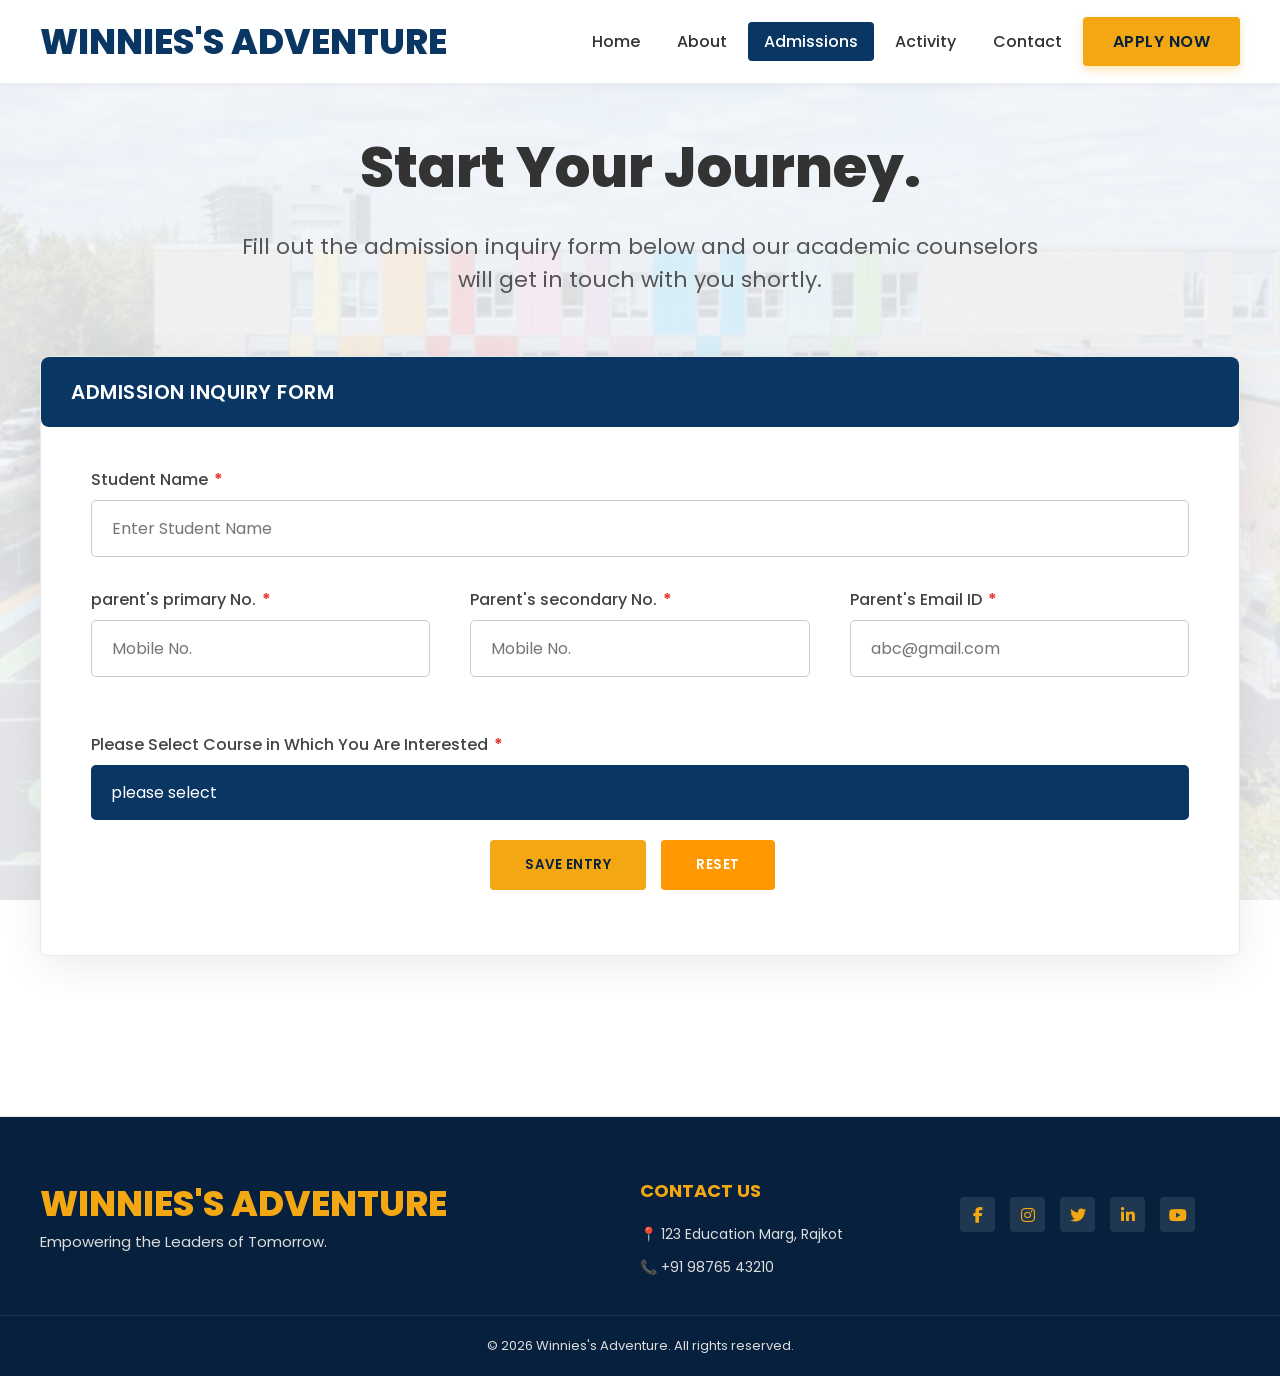
<file: apply.html>
<!DOCTYPE html>
<html lang="en">
<head>
    <meta charset="UTF-8">
    <meta name="viewport" content="width=device-width, initial-scale=1.0">
    <title>Winnies's Adventure | Admission Inquiry</title>
    <link href="https://fonts.googleapis.com/css2?family=Poppins:wght@300;400;500;600;700;800&display=swap" rel="stylesheet">
    <link rel="stylesheet" href="https://cdnjs.cloudflare.com/ajax/libs/font-awesome/6.4.0/css/all.min.css">
    <link rel="stylesheet" href="style.css">
</head>
<body>

    <header>
        <div class="main-nav">
            <a href="index.html" class="logo">Winnies's Adventure</a>
            <nav>
                <div class="hamburger" onclick="toggleMenu()">
                    <span></span><span></span><span></span>
                </div>
                <ul id="nav-menu">
                    <li><a href="index.html" class="nav-link">Home</a></li>
                    <li><a href="about.html" class="nav-link">About</a></li>
                    <li><a href="apply.html" class="nav-link active-link">Admissions</a></li>
                    <li><a href="activity.html" class="nav-link">Activity</a></li>
                    <li><a href="contact.html" class="nav-link">Contact</a></li>
                    <li><a href="apply.html" class="btn btn-primary">Apply Now</a></li>
                </ul>
            </nav>
        </div>
    </header>

    <main class="page-content">
        
        <section class="apply-hero">
            <div class="apply-hero-content scroll-anim anim-fade-up">
                <br>
                <br>
                <h1>Start Your Journey.</h1>
                <p>Fill out the admission inquiry form below and our academic counselors will get in touch with you shortly.</p>
            </div>
        </section>

        <section class="inquiry-form-section">
            <div class="inquiry-card scroll-anim anim-zoom delay-100">
                
                <div class="inquiry-header">
                    <h2>ADMISSION INQUIRY FORM</h2>
                </div>

                <div class="inquiry-body">
                    <div id="apply-success" class="success-msg" style="display:none; background: #D4EDDA; color: #155724; padding: 20px; border-radius: 15px; margin-bottom: 25px; font-weight: 600;">Entry Saved Successfully!</div>
                    
                  <form id="apply-form" action="https://formsubmit.co/udaydudakiya125@gmail.com" method="POST" onsubmit="handleApplySubmit(event)">
                   

                        
    <input type="hidden" name="_subject" value="New Admission Inquiry!">
    <input type="hidden" name="_captcha" value="false">
    <input type="hidden" name="_template" value="table">
                        
    <div class="form-row">
        <div class="form-group">
            <label for="student-name">Student Name <span class="required">*</span></label>
            <input type="text" id="student-name" name="Student_Name" class="form-input" required placeholder="Enter Student Name">
        </div>
    </div>

    <div class="form-row grid-3">
        <div class="form-group">
            <label for="parents-mobile">parent's primary No. <span class="required">*</span></label>
            <input type="tel" id="parents-mobile" name="Parent_Primary_No" class="form-input" required placeholder="Mobile No.">
        </div>
        <div class="form-group">
            <label for="parent-mobile">Parent's secondary No. <span class="required">*</span></label>
            <input type="tel" id="parent-mobile" name="Parent_Secondary_No" class="form-input" required placeholder="Mobile No.">
        </div>
        <div class="form-group">
            <label for="email-id">Parent's Email ID <span class="required">*</span></label>
            <input type="email" id="email-id" name="Parent_Email" class="form-input" required placeholder="abc@gmail.com">
        </div>
    </div>
                        
    <div class="form-row">
        <div class="form-group">
            <label for="course-interest">Please Select Course in Which You Are Interested <span class="required">*</span></label>
            <select id="course-interest" name="Interested_Course" class="form-input select-blue" required>
                <option value="" disabled selected>please select</option>
                <option value="nursery">Nursery</option>
                <option value="lkg">LKG</option>
                <option value="ukg">UKG</option>
                <option value="class1-5">Class 1-5</option>
                <option value="class6-10">Class 6-10</option>
                <option value="class11-12">Class 11-12</option>
            </select>
        </div>
    </div>

    <div class="form-actions">
        <button type="submit" class="btn btn-save">Save Entry</button>
        <button type="reset" class="btn btn-reset">Reset</button>
        <br>
        <br>
    </div>

</form>
                </div>
            </div>
        </section>

    </main>

    <footer class="main-footer">
        <div class="footer-container">
            <div class="footer-col">
                <div class="logo footer-logo">Winnies's Adventure</div>
                <p>Empowering the Leaders of Tomorrow.</p>
            </div>
            <div class="footer-col">
                <h3>Contact Us</h3>
                <ul class="footer-contact mt-20">
                    <li>📍 123 Education Marg, Rajkot</li>
                    <li>📞 +91 98765 43210</li>
                </ul>
            </div>
             <div class="social-icons mt-20">
                        <a href="https://facebook.com/your-school-page" target="_blank" rel="noopener noreferrer" class="social-icon" aria-label="Facebook"><i class="fab fa-facebook-f"></i></a>
                    
                        <a href="https://instagram.com/your-school-profile" target="_blank" rel="noopener noreferrer" class="social-icon" aria-label="Instagram"><i class="fab fa-instagram"></i></a>
                    
                        <a href="https://twitter.com/your-school-profile" target="_blank" rel="noopener noreferrer" class="social-icon" aria-label="Twitter"><i class="fab fa-twitter"></i></a>
                    
                        <a href="https://linkedin.com/company/your-school-page" target="_blank" rel="noopener noreferrer" class="social-icon" aria-label="LinkedIn"><i class="fab fa-linkedin-in"></i></a>
                    
                        <a href="https://youtube.com/c/your-school-channel" target="_blank" rel="noopener noreferrer" class="social-icon" aria-label="YouTube"><i class="fab fa-youtube"></i></a>
                    </div>
                
        </div>
        <br>

        <div class="footer-bottom">
            © 2026 Winnies's Adventure. All rights reserved.
        </div>
    </footer>

    <script src="script.js"></script>
</body>
</html>
</file>
<file: style.css>
/* === CSS VARIABLES === */
:root {
    --primary: #0A3663; /* Traditional Navy Blue */
    --secondary: #F3A712; /* Golden Yellow */
    --primary-dark: #06203D;
    --gradient: linear-gradient(135deg, #0A3663, #114B8A);
    --bg-color: #F5F7FA;
    --text-dark: #333333;
    --text-light: #555555;
    --white: #FFFFFF;
    --shadow: 0 4px 15px rgba(0, 0, 0, 0.05);
    --shadow-hover: 0 8px 25px rgba(0, 0, 0, 0.15);
    --transition: all 0.3s ease;
    --radius-sm: 4px;
    --radius-md: 8px;
    --radius-lg: 12px;
}

/* === GLOBAL STYLES & LAYOUT FIXES === */
/* =========================================
   GLOBAL THEME OVERRIDE FOR ACADEMIC LOOK 
   ========================================= */
.hero-img-container, .quick-links-grid > div, .quick-links-grid > a,
.welcome-container, .stat-card, .flip-card-front, .flip-card-back,
.event-card, .event-date, .news-card, .testimonial-card, .social-gallery img,
.info-container, .bus-img-box, .bus-img-box img, .about-hero-image, .mv-card,
.timeline-content, .stat-box, .cta-card, .principal-welcome, .principal-image,
.activity-hero-images img, .activity-card, .spotlight-card, .spotlight-img,
.event-item, .join-container, .modal-content, .contact-hero, .info-card, .calendar-card,
.department-contacts, .map-grid, .map-embed iframe, .campus-map-download, .activity-hero-content,
.inquiry-card, .inquiry-header, .custom-options-box,
.qr-code-box img, .holiday-notice, .modal-logistics,
.join-steps li {
    border-radius: var(--radius-md) !important;
}
.btn, .filter-btn, .category-tag, .event-tag, .btn-save, .btn-reset {
    border-radius: var(--radius-sm) !important;
}

* {
    margin: 0;
    padding: 0;
    box-sizing: border-box;
    font-family: 'Poppins', sans-serif;
}

html, body {
    background-color: transparent;
    color: var(--text-dark);
    /* Strict overflow hiding prevents horizontal scrolling on mobile/iOS */
    overflow-x: hidden; 
    width: 100%;
    max-width: 100vw; 
    display: flex;
    flex-direction: column;
    min-height: 100vh;
}

img, iframe {
    max-width: 100%;
    height: auto;
}

/* =========================================
   GLOBAL DYNAMIC BACKGROUND
   ========================================= */
.global-bg {
    position: fixed;
    top: 0;
    left: 0;
    width: 100%;
    height: 100vh;
    z-index: -100;
    background: linear-gradient(rgba(245, 247, 250, 0.88), rgba(245, 247, 250, 0.88)), url('Images/campus.jpg') center/cover no-repeat;
    will-change: transform;
    pointer-events: none;
    transform-origin: center center;
}

a { text-decoration: none; color: inherit; }
ul { list-style: none; }
.mt-20 { margin-top: 20px; }

/* === BUTTONS === */
.btn {
    display: inline-flex;
    align-items: center;
    justify-content: center;
    padding: 12px 30px;
    border-radius: var(--radius-sm);
    font-weight: 600;
    text-transform: uppercase;
    letter-spacing: 0.5px;
    cursor: pointer;
    border: none;
    transition: var(--transition);
    text-align: center;
}

.btn-primary {
    background: var(--secondary);
    color: var(--primary-dark);
    box-shadow: 0 4px 10px rgba(243, 167, 18, 0.3);
}

.btn-primary:hover {
    background: var(--primary);
    color: var(--white);
    transform: translateY(-3px);
    box-shadow: 0 8px 20px rgba(10, 54, 99, 0.3);
}

.btn-outline {
    background: transparent;
    color: var(--primary);
    border: 2px solid var(--primary);
}

.btn-outline:hover {
    background: var(--primary);
    color: var(--white);
}

/* === HEADER & NAVIGATION === */
header {
    position: fixed;
    top: 0;
    left: 0;
    width: 100%;
    z-index: 1000;
    background: rgba(255, 255, 255, 0.95);
    backdrop-filter: blur(10px);
    box-shadow: 0 2px 10px rgba(0, 0, 0, 0.05);
}

/* Utility Top Bar */
.top-bar {
    background: var(--primary-dark);
    color: var(--white);
    padding: 8px 5%;
    font-size: 13px;
}

.top-bar-content {
    display: flex;
    justify-content: space-between;
    align-items: center;
    max-width: 1200px;
    margin: 0 auto;
}

.lang-search span { margin-right: 15px; cursor: pointer; }
.portals a { margin-left: 15px; font-weight: 500; }
.portals a:hover { text-decoration: underline; }

/* Main Nav */
.main-nav {
    padding: 15px 5%;
    display: flex;
    justify-content: space-between;
    align-items: center;
    max-width: 1200px;
    margin: 0 auto;
}

.logo {
    font-size: clamp(20px, 2vw + 10px, 48px);
    font-weight: 800;
    color: var(--primary);
    text-transform: uppercase;
    white-space: nowrap; /* Ensures the logo text never breaks into two lines */
}

nav ul { display: flex; gap: 5px; align-items: center; }
nav ul li a:not(.btn) {
    font-weight: 500;
    color: var(--text-dark);
    transition: var(--transition);
    padding: 8px 16px;
    border-radius: var(--radius-sm);
}
nav ul li a:not(.btn):hover { 
    background-color: rgba(10, 54, 99, 0.08); /* Subtle hover box */
    color: var(--primary); 
}
nav ul li a.active-link:not(.btn) { 
    background-color: var(--primary); 
    color: var(--white); 
}

.hamburger {
    display: none;
    cursor: pointer;
    flex-direction: column;
    gap: 5px;
}
.hamburger span {
    width: 25px; height: 3px;
    background: var(--text-dark);
    border-radius: 5px;
    transition: var(--transition);
}

/* === MAIN CONTENT === */
main {
    flex-grow: 1;
    margin-top: 110px; /* Accounts for top bar + main nav on desktop */
    width: 100%;
}

.page-content {
    padding: 0 5% 40px 5%;
    max-width: 1200px;
    margin: 0 auto;
    animation: fadeIn 0.5s ease-in-out;
}

@keyframes fadeIn {
    from { opacity: 0; transform: translateY(10px); }
    to { opacity: 1; transform: translateY(0); }
}

.section-title {
    text-align: center;
    font-size: 32px;
    margin-bottom: 40px;
    color: var(--text-dark);
}

/* === 2. HERO SECTION === */
.hero {
    display: flex;
    align-items: center;
    justify-content: center;
    text-align: center;
    min-height: auto;
    padding-top: 90px;
    position: relative;
    margin-bottom: 40px;
    gap: 40px; /* Prevents text from hitting image */
}

.hero-content { flex: 1; }
.hero-content h1 {
    font-size: 48px; line-height: 1.2;
    margin-bottom: 20px;
    color: var(--primary);
    font-weight: 800;
}
.hero-content p {
    color: var(--text-light); font-size: 18px;
    margin-bottom: 30px; line-height: 1.6;
    max-width: 800px;
    margin-left: auto;
    margin-right: auto;
}
.hero-buttons { display: flex; justify-content: center; gap: 15px; flex-wrap: wrap; }
.hero-image { flex: 1; display: flex; justify-content: center; width: 100%; }

.hero-img-container {
    width: 100%; 
    max-width: 550px; 
    border-radius: 20px;
    overflow: hidden;
    box-shadow: var(--shadow);
    transition: transform 0.3s ease;
}

.hero-img-container:hover {
    transform: translateY(-10px);
}

.hero-img-container img {
    width: 100%; 
    height: 100%;
    display: block;
    object-fit: cover;
}

/* =========================================
   SQUARE & CENTERED QUICK LINKS
   ========================================= */

/* 1. Center the entire group of cards */
.quick-links-grid {
    display: flex !important;
    justify-content: center !important;
    flex-wrap: wrap;
    gap: 40px; /* Space between the cards */
    width: 100%;
    margin: 0 auto;
}

/* 2. Force the cards to be perfectly square */
.quick-links-grid > div, 
.quick-links-grid > a {
    width: 384px !important; 
    height: 140px !important; 
    display: flex;
    flex-direction: column;
    justify-content: center; /* Centers icon and text vertically */
    align-items: center;     /* Centers icon and text horizontally */
    text-align: center;
    box-sizing: border-box;
    /* Keeps your existing white background, shadow, and rounded corners */
    background: var(--white);
    border-radius: 20px;
    box-shadow: var(--shadow);
    transition: var(--transition);
}

/* 3. Add a nice hover float effect */
.quick-links-grid > div:hover, 
.quick-links-grid > a:hover {
    transform: translateY(-10px);
    box-shadow: 0 15px 30px rgba(0,0,0,0.1);
}

/* === 4. WELCOME & STATS === */
.welcome-stats-section { margin-bottom: 80px; }
.welcome-container {
    display: flex; gap: 40px;
    background: var(--white);
    padding: 40px; border-radius: 20px;
    box-shadow: var(--shadow);
}
.welcome-text-box { flex: 1; }
.welcome-text-box .subtitle { color: var(--primary); font-weight: 500; margin-bottom: 15px; }
.welcome-text-box p { color: var(--text-light); line-height: 1.8; margin-bottom: 15px; font-style: italic;}

.stats-grid {
    flex: 1; display: grid;
    grid-template-columns: 1fr 1fr; gap: 15px;
}
.stat-card {
    background: var(--bg-color);
    padding: 20px; border-radius: 15px; text-align: center;
    display: flex; flex-direction: column; justify-content: center;
}
.stat-card h3 {
    font-size: 32px; margin-bottom: 5px;
    color: var(--secondary);
}
.stat-card p { font-size: 13px; color: var(--text-dark); font-weight: 500; }

/* === 6. ACADEMIC PROGRAMS === */
.programs-section { margin-bottom: 80px; }
.programs-grid { display: grid; grid-template-columns: repeat(3, 1fr); gap: 20px; }

.flip-card {
    background-color: transparent;
    height: 250px;
    perspective: 1000px;
    cursor: pointer;
}
.flip-card-inner {
    position: relative; width: 100%; height: 100%;
    text-align: center; transition: transform 0.6s;
    transform-style: preserve-3d;
}
@media (hover: hover) {
    .flip-card:hover .flip-card-inner { transform: rotateY(180deg); }
}
.flip-card.flipped .flip-card-inner { transform: rotateY(180deg); }
.flip-card-front, .flip-card-back {
    position: absolute; width: 100%; height: 100%;
    -webkit-backface-visibility: hidden; backface-visibility: hidden;
    border-radius: 20px; padding: 25px;
    display: flex; flex-direction: column; justify-content: center; align-items: center;
    box-shadow: var(--shadow);
    overflow: hidden;
}
.flip-card-front { background: var(--white); color: var(--text-dark); }
.flip-card-front h3 { font-size: 20px; margin-bottom: 10px; }
.flip-card-front p { color: var(--primary); font-size: 14px; }
.flip-card-back {
    background: var(--gradient); color: white;
    transform: rotateY(180deg);
    font-size: 14px; line-height: 1.6;
}

/* === 5. NEWS & EVENTS === */
.news-events-section { margin-bottom: 80px; }
.news-events-container { display: grid; grid-template-columns: 1fr 1.5fr; gap: 40px; }

/* =========================================
   UPCOMING EVENTS CARD STYLES
   ========================================= */
.events-wrapper {
    display: flex;
    flex-direction: column;
    gap: 15px;
}

.event-card {
    display: flex;
    align-items: center;
    background: #f8f9fa; /* Light grey background */
    border-radius: 15px;
    padding: 15px;
    border-left: 5px solid var(--secondary); /* Accent stripe */
    transition: transform 0.2s ease, background 0.2s;
}

.event-card:hover {
    transform: translateX(5px); /* Slight nudge to the right on hover */
    background: #f0f4f8; /* Slightly darker grey on hover */
}

/* The Square Date Box */
.event-date {
    background: var(--white);
    min-width: 75px;
    height: 75px;
    display: flex;
    flex-direction: column;
    justify-content: center;
    align-items: center;
    border-radius: 12px;
    box-shadow: 0 4px 10px rgba(0,0,0,0.05);
    margin-right: 20px;
}

.event-date .month {
    font-size: 14px;
    font-weight: 600;
    color: var(--primary);
    text-transform: uppercase;
    letter-spacing: 1px;
}

.event-date .day {
    font-size: 26px;
    font-weight: 700;
    color: var(--text-dark);
    line-height: 1.1;
}

/* The Text Details */
.event-details h3 {
    margin: 0 0 5px 0;
    font-size: 18px;
    color: var(--text-dark);
}

.event-details p {
    margin: 0;
    font-size: 14px;
    color: var(--text-light);
    line-height: 1.4;
}

/* Mobile Fixes for Event Cards */
@media (max-width: 500px) {
    .event-card {
        padding: 12px;
    }
    .event-date {
        min-width: 60px;
        height: 60px;
        margin-right: 15px;
    }
    .event-date .month { font-size: 12px; }
    .event-date .day { font-size: 20px; }
    .event-details h3 { font-size: 16px; }
}

.news-grid-small { display: grid; grid-template-columns: 1fr 1fr; gap: 20px; }
.news-card {
    background: var(--white); border-radius: 15px; overflow: hidden;
    box-shadow: var(--shadow); transition: var(--transition);
}
.news-card:hover { transform: translateY(-5px); }
.news-card img { width: 100%; height: 150px; object-fit: cover; }
.news-card-content { padding: 20px; }
.news-card-content h4 { margin-bottom: 10px; font-size: 16px; }
.news-card-content p { font-size: 13px; color: var(--text-light); margin-bottom: 15px; }

.read-more { color: var(--primary); font-weight: 600; font-size: 14px; display: inline-block; }
.read-more:hover { text-decoration: underline; }

/* Flip cards on click for latest news & programs */
.flip-card.news-flip-card:not(.flipped):hover .flip-card-inner,
.flip-card.program-flip-card:not(.flipped):hover .flip-card-inner {
    transform: none;
}
.flip-card.news-flip-card.flipped .flip-card-inner,
.flip-card.program-flip-card.flipped .flip-card-inner {
    transform: rotateY(180deg);
}
.flip-card.news-flip-card,
.flip-card.program-flip-card {
    cursor: pointer;
}

/* === 7. SOCIAL PROOF === */
.social-proof-section { margin-bottom: 80px; width: 100%; overflow: hidden; }
.testimonials-grid { display: grid; grid-template-columns: 1fr 1fr; gap: 30px; margin-bottom: 40px; }
.testimonial-card {
    background: var(--white); padding: 30px; border-radius: 20px;
    box-shadow: var(--shadow); position: relative;
}
.testimonial-card::before {
    content: "❝"; position: absolute; top: 10px; left: 20px;
    font-size: 60px; color: rgba(10, 54, 99, 0.1);
}
.testimonial-card .quote { font-size: 15px; font-style: italic; color: var(--text-dark); margin-bottom: 15px; position: relative; z-index: 1;}
.testimonial-card .author { font-weight: 600; color: var(--primary); font-size: 14px;}

.social-feed { width: 100%; }
.social-gallery {
    display: grid; grid-template-columns: repeat(4, 1fr); gap: 15px; margin-top: 20px; width: 100%;
}
.social-gallery img {
    width: 100%; height: 200px; object-fit: cover; border-radius: 15px;
    transition: var(--transition); cursor: pointer;
}
.social-gallery img:hover { filter: brightness(0.8); }

/* === 8. FOOTER EXPANDED === */
.main-footer {
    background: var(--primary-dark); padding: 60px 5% 20px 5%;
    border-top: 1px solid #EAEAEA; margin-top: auto; width: 100%;
    color: var(--white);
}
.footer-logo {
    color: var(--secondary) !important;
    -webkit-text-fill-color: initial !important;
}
.footer-container {
    display: grid; grid-template-columns: 2fr 1fr 1fr; gap: 40px; margin-bottom: 40px;
    max-width: 1200px; margin: 0 auto;
}
.footer-col h3 { margin-bottom: 20px; color: var(--secondary); font-size: 18px; text-transform: uppercase;}
.footer-col p { color: #DDDDDD; line-height: 1.6; font-size: 15px; }
.footer-links li, .footer-contact li { margin-bottom: 12px; color: #DDDDDD; font-size: 14px; }
.footer-links li a:hover { color: var(--primary); padding-left: 5px; transition: var(--transition); }

.map-container iframe { width: 100%; max-width: 100%; }

.social-icons { display: flex; gap: 15px; }
.social-icon {
    width: 35px; height: 35px; border-radius: var(--radius-sm);
    background: rgba(255,255,255,0.1); display: flex; align-items: center; justify-content: center;
    color: var(--secondary); font-weight: bold; transition: var(--transition);
}
.social-icon:hover { background: var(--secondary); color: var(--primary-dark); transform: translateY(-3px); }

.footer-bottom { text-align: center; padding-top: 20px; border-top: 1px solid rgba(255,255,255,0.1); color: #DDDDDD; font-size: 13px; }
.vertical-link { color: #DDDDDD !important; }
.vertical-link:hover { color: var(--secondary) !important; }
/* Make Quick Links / Social Icons stack line-by-line */
.footer-column .social-icons,
.quick-links .social-icons {
    display: flex;
    flex-direction: column; /* This forces them onto separate lines */
    align-items: flex-start; /* Aligns them neatly to the left */
    gap: 15px; /* Adds a little breathing room between each line */
}

/* =========================================
   📱 REDESIGNED MOBILE VIEW (THE FIX)
   ========================================= */

/* STANDARD LAPTOPS & DESKTOPS (Up to 1440px) */
@media (max-width: 1440px) {
    .hero-content h1, .about-hero-content h1, .contact-hero-content h1, .apply-hero-content h1 { font-size: 42px; }
    .hero-img-container { max-width: 450px; }
    .quick-links-grid { gap: 20px; }
    .quick-links-grid > div, .quick-links-grid > a { width: 330px !important; }
    .spotlight-img { width: 100%; max-width: 550px; height: auto; }
    .activity-hero-images { height: 400px; }
    .img-main { height: 300px; }
    .inquiry-card { max-width: 95%; }
}

/* TABLETS & SMALL LAPTOPS */
@media (max-width: 1024px) {
    .welcome-container { flex-direction: column; gap: 40px;}
    .news-events-container { grid-template-columns: 1fr; }
    .programs-grid { grid-template-columns: repeat(2, 1fr); }
    .social-gallery { grid-template-columns: repeat(2, 1fr); }
    .hero, .activity-hero { flex-direction: column; text-align: center; }
    .activity-hero-images { width: 100%; height: 400px; margin-top: 30px; }
    .hero-content h1 { font-size: 56px; }
    .hero-content p { max-width: 100%; }
    .hero-buttons { justify-content: center; }
    .hero-image { justify-content: center; }
    .contact-layout, .map-grid { grid-template-columns: 1fr; }
}

/* PHONES & SMALL TABLETS (max-width: 768px) */
@media (max-width: 768px) {
    /* 1. Hide Top Bar to save space */
    .top-bar { display: none; } 
    
    /* 2. Lock header size & Push main content down to fix the overlap */
    header { padding: 10px 5%; background: var(--white); }
    .main-nav { padding: 10px 0; }
    main { margin-top: 100px; } 
    
    /* 3. Fix the Mobile Menu Dropdown - Small Box Style */
    .hamburger { display: flex; }
    nav ul {
        position: absolute; 
        top: 100%; /* Forces menu to open exactly below header */
        right: 0; 
        width: 240px;
        background: var(--white); 
        flex-direction: column; 
        gap: 0;
        box-shadow: 0 15px 25px rgba(0,0,0,0.15);
        opacity: 0;
        transform: translateY(-20px) scaleY(0.95) scaleX(0.95);
        transform-origin: top right;
        visibility: hidden;
        transition: all 0.4s cubic-bezier(0.175, 0.885, 0.32, 1.275);
        box-sizing: border-box;
        border-radius: 12px;
        margin-top: 8px;
        margin-right: 15px;
        border: 1px solid #eee;
    }
    nav ul.show { 
        opacity: 1;
        transform: translateY(0) scaleY(1) scaleX(1);
        visibility: visible;
    }
    nav ul li { width: 100%; text-align: left; opacity: 0; transform: translateY(-10px); transition: all 0.3s ease; border-bottom: 1px solid #f5f5f5; }
    nav ul li:last-child { border-bottom: none; }
    nav ul.show li { opacity: 1; transform: translateY(0); }
    
    /* Staggered animation delays for menu links */
    nav ul.show li:nth-child(1) { transition-delay: 0.1s; }
    nav ul.show li:nth-child(2) { transition-delay: 0.15s; }
    nav ul.show li:nth-child(3) { transition-delay: 0.2s; }
    nav ul.show li:nth-child(4) { transition-delay: 0.25s; }
    nav ul.show li:nth-child(5) { transition-delay: 0.3s; }

    nav ul li a:not(.btn) { display: block; padding: 14px 16px; font-size: 15px; font-weight: 600; color: var(--text-dark); border-radius: 0; }
    nav ul li a:not(.btn):active { background: rgba(10, 54, 99, 0.08); color: var(--primary); }
    nav ul li a.active-link:not(.btn) { background-color: rgba(10, 54, 99, 0.1); color: var(--primary); font-weight: 700; }
    #nav-menu li:last-child { display: none !important; } /* Hide 'Apply Now' button on mobile */

    /* 4. Downscale the Hero Section */
    .hero { gap: 30px; padding: 20px 0 20px 0; }
    .hero-content h1 { font-size: 38px; margin-bottom: 15px; }
    .hero-content p { font-size: 16px; margin-bottom: 25px; margin-left: auto; margin-right: auto; }
    .hero-img-container { min-height: 300px; border-radius: 20px; }
    .hero-buttons .btn { padding: 14px 28px; font-size: 16px; }

    /* 5. Downscale Containers & Fonts */
    .section-title { font-size: 30px; margin-bottom: 30px; }
    .page-content { padding: 30px 5%; }
    
    .welcome-container { padding: 30px 20px; gap: 30px; }
    .welcome-text-box h2 { font-size: 28px; }
    .welcome-text-box .subtitle { font-size: 18px; }
    .welcome-text-box p { font-size: 16px; }
    .stat-card h3 { font-size: 38px; }
    .stat-card p { font-size: 14px; }

    /* 6. Stack All Grids into 1 Column */
    .programs-grid, .news-events-container, .news-grid-small, .testimonials-grid { 
        grid-template-columns: 1fr; 
        gap: 25px;
    }
    
    /* Make Quick Links Wide & Flexible on Mobile */
    .quick-links-grid > div, 
    .quick-links-grid > a {
        width: 100% !important;
    }
    
    .flip-card { height: 280px; }
    .flip-card-front h3 { font-size: 24px; }
    .flip-card-back { font-size: 16px; }

    .testimonial-card { padding: 30px; }
    .testimonial-card .quote { font-size: 18px; }

    /* 7. Center the Footer */
    .footer-container { grid-template-columns: 1fr; text-align: center; gap: 40px;}
    .social-icons { justify-content: center; }
    .footer-col h3 { font-size: 22px; margin-bottom: 15px; }
    .footer-col p, .footer-links li { font-size: 16px; }
    .main-footer { padding: 50px 5% 20px 5%; }

    /* Forces side-by-side layout to make form square instead of a vertical rectangle */
    .form-grid-2 { grid-template-columns: 1fr 1fr !important; gap: 10px !important; }
    .contact-hero { padding: 60px 20px; border-radius: 20px; }
    .contact-hero-content h1 { font-size: 42px; }
    .form-card { padding: 15px !important; border-radius: 20px !important; width: 100% !important; margin: 0 auto !important; }
    .form-card h2 { font-size: 20px !important; margin-bottom: 5px !important; }
    .form-card p { font-size: 11px !important; margin-bottom: 15px !important; }
    
    #contact-form { display: grid !important; grid-template-columns: 1fr 1fr !important; gap: 10px !important; }
    #contact-form > div:nth-child(4) { grid-column: 1 / 2 !important; order: 1 !important; margin-bottom: 0 !important; } /* Name */
    #contact-form > div:nth-child(6) { grid-column: 2 / 3 !important; order: 2 !important; margin-bottom: 0 !important; } /* Subject */
    #contact-form > div:nth-child(5) { grid-column: 1 / 3 !important; order: 3 !important; margin-bottom: 0 !important; } /* Email & Phone */
    #contact-form > div:nth-child(7) { grid-column: 1 / 3 !important; order: 4 !important; margin-bottom: 0 !important; } /* Message */
    #contact-form > div:nth-child(8) { grid-column: 1 / 3 !important; order: 5 !important; margin-bottom: 5px !important; } /* Captcha */
    #contact-form > button { grid-column: 1 / 3 !important; order: 6 !important; }

    .form-group { margin-bottom: 10px !important; }
    .form-group label { font-size: 11px !important; margin-bottom: 4px !important; white-space: nowrap; overflow: hidden; text-overflow: ellipsis; }
    .form-input { padding: 6px 10px !important; font-size: 11px !important; border-radius: 10px !important; height: auto !important; }
    .textarea { min-height: 50px !important; resize: none !important; }
    .captcha-box { padding: 8px !important; border-radius: 10px !important; }
    .captcha-box label { font-size: 11px !important; }
    .btn-full { font-size: 13px !important; padding: 10px !important; border-radius: 50px !important; }
    
    .faq-banner { padding: 20px 15px !important; border-radius: 20px !important; margin-bottom: 40px !important; }
    .faq-content h2 { font-size: 20px !important; margin-bottom: 5px !important; }
    .faq-content p { font-size: 11px !important; margin-bottom: 15px !important; }
    .faq-card { padding: 15px !important; border-radius: 15px !important; margin-top: 15px !important; }
    .faq-question { font-size: 12px !important; padding: 10px 0 !important; }
    .faq-icon { font-size: 16px !important; }
    .faq-answer p { font-size: 11px !important; padding-bottom: 10px !important; }

    .grid-3 { grid-template-columns: 1fr; gap: 20px; }
    .inquiry-body { padding: 30px 20px; }

    /* FORCE MAP HEIGHT ON MOBILE */
    .map-embed {
        height: 250px !important; 
        min-height: 250px !important;
        display: block;
        margin-bottom: 20px;
    }
    
    .map-embed iframe {
        height: 250px !important; 
        width: 100% !important;
    }
    /* =========================================
       EXPLICIT MOBILE ORDER FOR CONTACT CARDS
       ========================================= */
    .contact-layout {
        display: flex !important;
        flex-direction: column !important;
    }
    
    /* This temporarily removes the column wrappers on mobile so we can reorder the boxes inside */
    .contact-info-col, .contact-form-col {
        display: contents !important; 
    }
    
    /* 1. Get in Touch (Top) */
    .info-card:not(.hours-card) { 
        order: 1 !important; 
        margin-bottom: 30px !important;
    }
    
    /* 2. Office Hours (Middle) */
    .hours-card { 
        order: 2 !important; 
        margin-bottom: 30px !important;
    }
    
    /* 3. Send Us a Message Form (Bottom / Under Office Hours) */
    .form-card { 
        order: 3 !important; 
        margin-bottom: 0 !important;
    }
}

/* VERY SMALL PHONES (max-width: 480px) */
@media (max-width: 480px) {
    .hero-content h1 { font-size: 32px; }
    .stats-grid { grid-template-columns: 1fr; gap: 15px; }
    .social-gallery { grid-template-columns: 1fr; }
    .hero-buttons { flex-direction: column; width: 100%; }
    .hero-buttons .btn { width: 100%; }
    .split-container { grid-template-columns: 1fr; }
    .activity-hero { flex-direction: column; text-align: center; }
}
/* =========================================
   ACTIVITY PAGE STYLES
   ========================================= */

/* Activity Hero */
.activity-hero {
    display: flex; align-items: center; justify-content: space-between; gap: 60px;
    padding: 60px 0; margin-bottom: 80px;
}
.activity-hero-content { 
    flex: 1; 
    background: var(--white);
    padding: 50px;
    border-radius: 30px;
    box-shadow: var(--shadow);
    min-width: 0;
}
.activity-hero-content h1 { font-size: 64px; line-height: 1.1; margin-bottom: 25px; color: var(--text-dark); font-weight: 800; }
.activity-hero-content p { font-size: 22px; color: var(--text-light); line-height: 1.6; }

.activity-hero-images {
    flex: 1; position: relative; height: 500px;
    min-width: 0;
}
.activity-hero-images img { border-radius: 20px; box-shadow: var(--shadow); position: absolute; object-fit: cover; }
.img-main { width: 70%; height: 350px; right: 0; top: 50px; z-index: 2; }
.img-sub-2 { width: 40%; height: 200px; top: 0; left: -5%; z-index: 3; border: 0px solid var(--bg-color); }

/* Filter Controls */
.section-header.center { 
    display: flex; 
    flex-direction: column; 
    align-items: center; 
    gap: 10px; 
    margin-bottom: 50px;
    background: var(--white); 
    padding: 30px 50px; 
    border-radius: var(--radius-md); 
    box-shadow: var(--shadow); 
    max-width: fit-content;
    margin-left: auto;
    margin-right: auto;
}
.section-header.center .section-title { 
    margin-bottom: 0; 
}
.section-subtitle { 
    font-size: 20px; 
    color: var(--text-light); 
}

.filter-controls {
    display: flex; justify-content: center; gap: 15px; flex-wrap: wrap;
    margin-bottom: 50px;
}
.filter-btn {
    padding: 12px 25px; border-radius: 50px; border: none;
    background: var(--white); color: var(--text-light); font-weight: 600; font-size: 16px;
    cursor: pointer; box-shadow: 0 4px 10px rgba(0,0,0,0.05); transition: var(--transition);
}
.filter-btn:hover, .filter-btn.active {
    background: var(--primary); color: var(--white); transform: translateY(-3px); box-shadow: 0 8px 20px rgba(124, 77, 255, 0.3);
}

/* Activity Gallery Section */
.activity-gallery-section {
    width: 100%;
    max-width: 100%;
    overflow-x: hidden;
    box-sizing: border-box;
}
.activity-card {
    background: var(--white); border-radius: 25px; overflow: hidden;
    box-shadow: var(--shadow); transition: var(--transition); display: flex; flex-direction: column;
}
.activity-card:hover { transform: translateY(-10px); box-shadow: var(--shadow-hover); }

.card-img-wrapper { position: relative; height: 220px; }
.card-img-wrapper img { width: 100%; height: 100%; object-fit: cover; }
.category-tag {
    position: absolute; top: 20px; right: 20px;
    background: rgba(255, 255, 255, 0.9); backdrop-filter: blur(5px);
    color: var(--primary-dark); font-size: 13px; font-weight: 700;
    padding: 8px 15px; border-radius: 50px; text-transform: uppercase; letter-spacing: 0.5px;
}

.activity-card-content { padding: 35px; display: flex; flex-direction: column; flex-grow: 1; }
.activity-card-content h3 { font-size: 26px; margin-bottom: 15px; color: var(--text-dark); font-weight: 700; }
.activity-card-content p { font-size: 16px; color: var(--text-light); line-height: 1.6; flex-grow: 1; }

.btn-text { background: transparent; border: none; color: var(--primary); font-weight: 700; font-size: 16px; cursor: pointer; text-align: left; padding: 0; transition: var(--transition); }
.btn-text:hover { color: var(--secondary); transform: translateX(5px); }
.mt-15 { margin-top: 20px; }

/* Hide filtered items */
.filter-item.hide { display: none; }

/* Activity Grid Layout */
.activity-grid {
    display: grid;
    grid-template-columns: repeat(3, 1fr);
    gap: 30px;
    width: 100%;
    box-sizing: border-box;
}

/* Split Section (Spotlight & Calendar) */
/* Split Section (Stacked Vertically) */
.split-section { margin-bottom: 120px; }
.split-container { 
    display: grid; 
    grid-template-columns: 1fr; /* Forces them to stack one under the other */
    gap: 60px; 
    max-width: 800px; /* Prevents the boxes from stretching too wide on desktop */
    margin: 0 auto; /* Centers the whole section on the screen */
}
.left-align { text-align: left; margin-bottom: 30px; font-size: 36px; }

.spotlight-card, .calendar-card {
    background: var(--white); border-radius: 30px; padding: 40px;
    box-shadow: var(--shadow); display: flex; flex-direction: column; gap: 25px;
}
.spotlight-img { width: 650px; height: 450px; object-fit: cover; border-radius: 20px; margin: 0 auto; }
.spotlight-text .quote { font-size: 20px; font-style: italic; line-height: 1.6; margin-bottom: 20px; color: var(--text-dark); }
.spotlight-text .author { font-weight: 700; font-size: 18px; color: var(--primary); }
.spotlight-text .author span { font-weight: 400; font-size: 15px; color: var(--text-light); }

.event-list { display: flex; flex-direction: column; gap: 20px; }
.event-item {
    display: flex; gap: 25px; align-items: center; background: var(--white); padding: 25px;
    border-radius: 20px; box-shadow: var(--shadow); transition: var(--transition); position: relative; overflow: hidden;
}
.event-item:hover { transform: translateX(10px); }
.event-tag { position: absolute; top: 25px; right: 25px; font-size: 12px; font-weight: 600; color: var(--secondary); background: rgba(68, 138, 255, 0.1); padding: 5px 12px; border-radius: 20px; }

/* How to Join Section */
.join-section { margin-bottom: 80px; }
.join-container {
    background: var(--gradient); border-radius: 40px; padding: 80px 60px;
    color: var(--white); box-shadow: var(--shadow-hover); position: relative; overflow: hidden;
}
/* Background pattern for Join section */
.join-container::before { content: ''; position: absolute; top: -50%; right: -10%; width: 500px; height: 500px; background: rgba(255,255,255,0.1); border-radius: 50%; }
.join-text { position: relative; z-index: 2; max-width: 800px; }
.join-text h2 { font-size: 48px; margin-bottom: 20px; font-weight: 800; }
.join-text p { font-size: 20px; margin-bottom: 30px; line-height: 1.6; opacity: 0.9; }
.join-steps { margin-bottom: 40px; }
.join-steps li { font-size: 18px; margin-bottom: 15px; background: rgba(255,255,255,0.15); padding: 15px 25px; border-radius: 15px; display: inline-block; width: 100%; }
.join-actions { display: flex; gap: 20px; flex-wrap: wrap; }

/* Modal Overlay */
.modal-overlay {
    position: fixed; top: 0; left: 0; width: 100%; height: 100%;
    background: rgba(0, 0, 0, 0.6); backdrop-filter: blur(5px);
    display: flex; justify-content: center; align-items: center;
    z-index: 2000; opacity: 0; visibility: hidden; transition: var(--transition);
}
.modal-overlay.active { opacity: 1; visibility: visible; }

.modal-content {
    background: var(--white); width: 90%; max-width: 700px;
    border-radius: 30px; overflow: hidden; position: relative;
    transform: translateY(50px); transition: transform 0.4s cubic-bezier(0.175, 0.885, 0.32, 1.275);
    box-shadow: 0 20px 60px rgba(0,0,0,0.2);
}
.modal-overlay.active .modal-content { transform: translateY(0); }

.close-modal { position: absolute; top: 20px; right: 25px; font-size: 36px; border: none; background: transparent; cursor: pointer; color: var(--white); z-index: 10; line-height: 1; }

.modal-header { background: var(--gradient); padding: 40px 40px; color: var(--white); position: relative; }
.modal-tag { display: inline-block; background: rgba(255,255,255,0.2); padding: 6px 15px; border-radius: 20px; font-size: 14px; font-weight: 600; margin-bottom: 15px; }
.modal-header h2 { font-size: 36px; font-weight: 800; }

.modal-body { padding: 40px; }
.modal-info-grid { display: grid; grid-template-columns: 1.5fr 1fr; gap: 40px; }
.modal-body h4 { font-size: 20px; color: var(--primary-dark); margin-bottom: 15px; }
.modal-body p { font-size: 16px; color: var(--text-light); line-height: 1.6; }

.modal-logistics { background: var(--bg-color); padding: 25px; border-radius: 20px; }
.modal-logistics p { margin-bottom: 12px; color: var(--text-dark); font-size: 15px; }
.modal-logistics p:last-child { margin-bottom: 0; }

.modal-achievements ul { list-style-type: disc; padding-left: 20px; color: var(--text-light); font-size: 16px; }
.modal-achievements li { margin-bottom: 8px; }

.modal-footer { padding: 30px 40px; border-top: 1px solid #EAEAEA; background: #FAFAFA; text-align: right; }
/* =========================================
   ABOUT PAGE STYLES
   ========================================= */

/* About Hero */
.about-hero {
    display: flex; flex-direction: column; align-items: center; text-align: center;
    padding: 60px 0; margin-bottom: 80px;
}
.about-hero-content h1 { font-size: 64px; font-weight: 800; color: var(--text-dark); margin-bottom: 20px; line-height: 1.1; }
.about-hero-content p { font-size: 22px; color: var(--text-light); max-width: 800px; margin: 0 auto 40px auto; }
.about-hero-image { width: 100%; height: 500px; border-radius: 30px; overflow: hidden; box-shadow: var(--shadow); }
.about-hero-image img { width: 100%; height: 100%; object-fit: cover; }

/* Mission & Vision */
.mvv-section { margin-bottom: 100px; }
.mission-vision-grid { display: grid; grid-template-columns: 1fr 1fr; gap: 30px; margin-bottom: 60px; }
.mv-card { background: var(--white); padding: 50px; border-radius: 25px; box-shadow: var(--shadow); text-align: center; }
.mv-card .icon { font-size: 50px; display: block; margin-bottom: 20px; }
.mv-card h2 { font-size: 32px; color: var(--primary); margin-bottom: 15px; }

/* Values */
.values-container {
    background: var(--white);
    padding: 50px;
    border-radius: 25px;
    box-shadow: var(--shadow);
}
.values-grid { display: grid; grid-template-columns: repeat(4, 1fr); gap: 25px; }
.value-item { text-align: center; padding: 20px 10px; }
.value-icon { font-size: 40px; margin-bottom: 15px; }
.value-item h3 { font-size: 22px; margin-bottom: 10px; color: var(--text-dark); }

/* Principal Welcome */
.principal-welcome { margin-bottom: 100px; background: var(--white); padding: 80px 5%; border-radius: 30px; box-shadow: var(--shadow); }
.welcome-flex { display: flex; align-items: center; gap: 60px; }
.principal-image { flex: 1; height: 500px; border-radius: 20px; overflow: hidden; }
.principal-image img { width: 100%; height: 100%; object-fit: cover; }
.welcome-letter { flex: 1.5; }
.welcome-letter p { font-size: 20px; color: var(--text-light); line-height: 1.8; font-style: italic; margin-bottom: 30px; }
.signature-box { border-top: 1px solid #EEE; padding-top: 20px; }
.signature-text { font-family: 'Dancing Script', cursive; font-size: 32px !important; color: var(--primary) !important; margin-bottom: 5px !important; }

/* Timeline */
.history-timeline { padding: 80px 0; margin-bottom: 100px; position: relative; }
.timeline { position: relative; max-width: 1200px; margin: 0 auto; }
.timeline::after { content: ''; position: absolute; width: 6px; background-color: var(--primary); top: 0; bottom: 0; left: 50%; margin-left: -3px; border-radius: 10px; }
.timeline-container { padding: 10px 40px; position: relative; width: 50%; }
.timeline-container::after { content: ''; position: absolute; width: 25px; height: 25px; right: -17px; background-color: var(--white); border: 4px solid var(--primary); top: 15px; border-radius: 50%; z-index: 1; }
.right { left: 50%; }
.right::after { left: -17px; }
.timeline-content { padding: 30px; background-color: var(--white); border-radius: 20px; box-shadow: var(--shadow); }
.timeline-content h2 { color: var(--primary); margin-bottom: 10px; font-size: 32px; }

/* Stats Large */
.fast-facts { margin-bottom: 100px; text-align: center; }
.stats-grid-large { display: flex; justify-content: center; flex-wrap: wrap; gap: 30px; }
.stat-box { background: var(--white); padding: 40px; border-radius: 20px; box-shadow: var(--shadow); min-width: 200px; flex: 1; }
.stat-box h3 { font-size: 48px; color: var(--primary); font-weight: 800; margin-bottom: 5px; }

/* Trust Logos */
.trust-section { margin-bottom: 100px; }
.logo-grid { display: flex; justify-content: center; align-items: center; gap: 50px; flex-wrap: wrap; opacity: 0.6; }
.trust-logo { font-weight: 700; color: var(--text-light); font-size: 20px; border: 2px dashed #CCC; padding: 15px 25px; border-radius: 10px; }

/* About CTA */
.about-cta { margin-bottom: 80px; }
.cta-card { background: var(--gradient); padding: 80px; border-radius: 30px; text-align: center; color: var(--white); }
.cta-card h2 { font-size: 48px; margin-bottom: 20px; font-weight: 800; }
.cta-card p { font-size: 22px; margin-bottom: 40px; opacity: 0.9; }
.cta-buttons { display: flex; justify-content: center; gap: 20px; }

/* Responsive About Page */
@media (max-width: 1024px) {
    .welcome-flex, .mission-vision-grid { flex-direction: column; grid-template-columns: 1fr; }
    .values-grid { grid-template-columns: 1fr 1fr; }
    .timeline::after { left: 31px; }
    .timeline-container { width: 100%; padding-left: 70px; padding-right: 25px; }
    .timeline-container::after { left: 15px; }
    .right { left: 0%; }
}
/* =========================================
   CONTACT PAGE STYLES
   ========================================= */

/* Contact Hero */
.contact-hero {
    background: url('https://images.unsplash.com/photo-1541339907198-e08756dee03f?ixlib=rb-4.0.3&auto=format&fit=crop&w=1600&q=80') center/cover;
    border-radius: 30px; margin-bottom: 80px; position: relative; overflow: hidden;
    padding: 100px 50px; text-align: center;
}
.contact-hero::before { content: ''; position: absolute; top: 0; left: 0; width: 100%; height: 100%; background: rgba(26, 28, 35, 0.7); }
.contact-hero-content { position: relative; z-index: 2; color: var(--white); max-width: 800px; margin: 0 auto; }
.contact-hero-content h1 { font-size: 48px; font-weight: 800; margin-bottom: 20px; color: var(--white); }
.contact-hero-content p { font-size: 22px; opacity: 0.9; }

/* Two Column Layout */
.contact-layout { display: grid; grid-template-columns: 1fr 1.5fr; gap: 60px; margin-bottom: 120px; }

/* Info Cards */
.info-card { background: var(--white); padding: 40px; border-radius: 30px; box-shadow: var(--shadow); margin-bottom: 40px; }
.info-card h2 { font-size: 32px; color: var(--text-dark); margin-bottom: 30px; }
.info-block { display: flex; gap: 20px; margin-bottom: 25px; }
.info-block .icon { font-size: 32px; }
.info-block h4 { font-size: 20px; color: var(--text-dark); margin-bottom: 5px; }
.info-block p { font-size: 18px; color: var(--text-light); line-height: 1.5; }

.department-contacts { background: var(--bg-color); padding: 25px; border-radius: 20px; margin-top: 30px; }
.department-contacts h4 { font-size: 20px; margin-bottom: 15px; color: var(--primary-dark); }
.department-contacts li { font-size: 16px; color: var(--text-dark); margin-bottom: 10px; padding-bottom: 10px; border-bottom: 1px solid #EAEAEA; }
.department-contacts li:last-child { border-bottom: none; margin-bottom: 0; padding-bottom: 0; }
.department-contacts strong { color: var(--primary); }

.qr-code-box { display: flex; align-items: center; gap: 20px; margin-top: 30px; padding-top: 30px; border-top: 2px dashed #EAEAEA; }
.qr-code-box img { width: 160px; height: 160px; border-radius: 10px; border: 2px solid var(--primary); padding: 5px; }
.qr-code-box p { font-size: 16px; color: var(--text-light); }
.qr-code-box strong { font-size: 18px; color: var(--text-dark); }

/* Hours Card */
.hours-list li { display: flex; justify-content: space-between; font-size: 18px; color: var(--text-dark); margin-bottom: 15px; border-bottom: 1px solid #EAEAEA; padding-bottom: 10px; }
.hours-list li span { font-weight: 600; color: var(--text-light); }
.holiday-notice { margin-top: 25px; background: rgba(255, 152, 0, 0.1); color: #E65100; padding: 20px; border-radius: 15px; font-size: 16px; font-weight: 500; }

/* Form Styles */
.form-card { background: var(--white); padding: 50px; border-radius: 30px; box-shadow: var(--shadow); }
.form-card h2 { font-size: 38px; color: var(--text-dark); margin-bottom: 10px; }
.form-card p { font-size: 18px; color: var(--text-light); margin-bottom: 40px; }
.form-group { margin-bottom: 25px; }
.form-grid-2 { display: grid; grid-template-columns: 1fr 1fr; gap: 20px; }
.form-group label { display: block; font-size: 18px; font-weight: 600; color: var(--text-dark); margin-bottom: 10px; }
.form-input { width: 100%; padding: 18px 25px; font-size: 18px; border: 2px solid #EAEAEA; border-radius: 15px; background: var(--bg-color); transition: var(--transition); color: var(--text-dark); font-family: 'Poppins', sans-serif; }
.form-input:focus { outline: none; border-color: var(--primary); background: var(--white); box-shadow: 0 0 0 4px rgba(124, 77, 255, 0.1); }
.textarea { min-height: 180px; resize: vertical; }

.captcha-box { display: flex; align-items: center; gap: 10px; margin-bottom: 30px; background: var(--bg-color); padding: 20px; border-radius: 15px; }
.captcha-box input[type="checkbox"] { width: 25px; height: 25px; cursor: pointer; }
.captcha-box label { font-size: 18px; font-weight: 500; cursor: pointer; }

.btn-full { width: 100%; font-size: 20px; padding: 20px; border-radius: 20px; }

/* Map & Directions */
.map-directions-section { margin-bottom: 120px; }
/* Update the map grid to 1 column so they stack vertically */
.map-grid { 
    display: grid; 
    grid-template-columns: 1fr; /* Changed to 1 column */
    gap: 40px; 
    background: var(--white); 
    padding: 40px; 
    border-radius: 30px; 
    box-shadow: var(--shadow); 
}

/* Adjust map to look great at full width */
.map-embed { 
    width: 100%;
    height: 450px; /* Fixed height for the banner-style map */
    display: block;
}

.map-embed iframe { 
    width: 100%; 
    height: 100%; 
    border-radius: 20px; 
    display: block;
}

.directions-card { padding: 20px; display: flex; flex-direction: column; justify-content: center; }
.directions-card h3 { font-size: 28px; margin-bottom: 20px; color: var(--text-dark); }
.directions-card p { font-size: 18px; color: var(--text-light); line-height: 1.6; margin-bottom: 20px; }
.campus-map-download { display: flex; align-items: center; gap: 15px; background: var(--bg-color); padding: 20px; border-radius: 15px; }
.campus-map-download .icon { font-size: 30px; }
.campus-map-download h4 { font-size: 18px; color: var(--text-dark); margin-bottom: 5px; }
.download-link { font-size: 16px; font-weight: 700; color: var(--primary); }
.download-link:hover { text-decoration: underline; }

/* FAQ Banner */
.faq-banner { background: var(--gradient); border-radius: 30px; padding: 60px; text-align: center; color: var(--white); box-shadow: var(--shadow-hover); margin-bottom: 80px; }
.faq-content h2 { font-size: 42px; font-weight: 800; margin-bottom: 15px; }
.faq-content p { font-size: 22px; max-width: 700px; margin: 0 auto 30px auto; opacity: 0.9; }

/* FAQ Accordion Card */
.faq-card { background: var(--white); border-radius: 20px; padding: 20px 30px; margin: 40px auto 0 auto; max-width: 800px; box-shadow: var(--shadow); text-align: left; }
.faq-item { border-bottom: 1px solid #EAEAEA; }
.faq-item:last-child { border-bottom: none; }
.faq-question { width: 100%; background: none; border: none; padding: 20px 0; font-size: 18px; font-weight: 600; color: var(--text-dark); display: flex; justify-content: space-between; align-items: center; cursor: pointer; transition: var(--transition); font-family: 'Poppins', sans-serif; }
.faq-question:hover { color: var(--primary); }
.faq-icon { font-size: 28px; font-weight: 300; transition: transform 0.3s ease; color: var(--primary); }
.faq-question.active .faq-icon { transform: rotate(45deg); }
.faq-answer { max-height: 0; overflow: hidden; transition: max-height 0.3s ease-out; }
.faq-answer p { color: var(--text-light); font-size: 16px; padding-bottom: 20px; margin: 0; line-height: 1.6; }

/* =========================================
   APPLY / INQUIRY PAGE STYLES
   ========================================= */

/* Hero Section */
.apply-hero {
    text-align: center;
    padding: 75px 0 60px 0;
}

.apply-hero-content h1 { font-size: 56px; font-weight: 800; margin-bottom: 20px; color: var(--text-dark); }
.apply-hero-content p { font-size: 22px; color: var(--text-light); max-width: 800px; margin: 0 auto; }

/* The Form Container */
.inquiry-form-section { margin-bottom: 120px; }
.inquiry-card {
    background: var(--white);
    border-radius: 15px; /* Slightly sharper edges to match the screenshot */
    box-shadow: 0 10px 40px rgba(0,0,0,0.08);
    max-width: 1300px; /* Wide container for 3 columns */
    margin: 0 auto;
    border: 1px solid #EAEAEA;
}

/* Blue Header Bar */
.inquiry-header {
    background-color: var(--primary); /* Navy */
    padding: 20px 30px;
    border-top-left-radius: 15px;
    border-top-right-radius: 15px;
}
.inquiry-header h2 {
    color: var(--white);
    font-size: 20px;
    font-weight: 600;
    margin: 0;
    text-transform: uppercase;
    letter-spacing: 0.5px;
}

/* Form Body */
.inquiry-body { padding: 40px 50px; }
.form-row { margin-bottom: 30px; width: 100%; }

/* 3 Column Grid */
.grid-3 {
    display: grid;
    grid-template-columns: repeat(3, 1fr);
    gap: 40px;
}

/* Labels and Inputs */
.form-group label {
    font-size: 16px;
    font-weight: 500;
    color: #444;
    margin-bottom: 8px;
    display: block;
}
.required { color: #E53935; font-weight: bold; margin-left: 2px; }

/* Overriding default input for this specific form to match screenshot */
.inquiry-body .form-input {
    border: 1px solid #CCC;
    border-radius: 5px; /* Sharper corners like screenshot */
    padding: 15px 20px;
    background: var(--white);
    font-size: 16px;
}
.inquiry-body .form-input:focus { border-color: #4FB5FF; box-shadow: 0 0 5px rgba(79, 181, 255, 0.4); }

/* Custom Blue Select Boxes */
.select-blue {
    background-color: var(--primary) !important;
    color: white !important;
    border: none !important;
    cursor: pointer;
    appearance: none;
    -webkit-appearance: none;
    background-image: url("data:image/svg+xml;charset=US-ASCII,%3Csvg%20xmlns%3D%22http%3A%2F%2Fwww.w3.org%2F2000%2Fsvg%22%20width%3D%22292.4%22%20height%3D%22292.4%22%3E%3Cpath%20fill%3D%22%23FFFFFF%22%20d%3D%22M287%2069.4a17.6%2017.6%200%200%200-13-5.4H18.4c-5%200-9.3%201.8-12.9%205.4A17.6%2017.6%200%200%200%200%2082.2c0%205%201.8%209.3%205.4%2012.9l128%20127.9c3.6%203.6%207.8%205.4%2012.8%205.4s9.2-1.8%2012.8-5.4L287%2095c3.5-3.5%205.4-7.8%205.4-12.8%200-5-1.9-9.2-5.5-12.8z%22%2F%3E%3C%2Fsvg%3E");
    background-repeat: no-repeat;
    background-position: right 20px top 50%;
    background-size: 12px auto;
}
.select-blue option { background: white; color: black; } /* Dropdown options remain white */

.textarea-small { min-height: 100px; resize: vertical; }

/* Action Buttons */
.form-actions {
    display: flex;
    justify-content: center;
    gap: 15px;
    margin-top: -10px; /* This negative margin pulls the buttons up */
    margin-bottom: 25px;
}
.btn-save {
    background-color: var(--secondary);
    color: var(--primary-dark);
    border-radius: 5px;
    padding: 12px 35px;
}
.btn-save:hover { background-color: var(--primary); color: white; transform: translateY(-5px); box-shadow: 0 5px 15px rgba(10, 54, 99, 0.3); }

.btn-reset {
    background-color: #FF9800; /* Orange reset button */
    color: white;
    border-radius: 5px;
    padding: 12px 35px;
}
.btn-reset:hover { background-color: #E68A00; transform: translateY(-5px); box-shadow: 0 5px 15px rgba(255, 152, 0, 0.3); }
/* =========================================
   📱 MOBILE FIXES FOR APPLY PAGE 
   ========================================= */
@media (max-width: 768px) {
    /* 1. Shrink the Hero Section */
    .apply-hero { padding: 20px 15px 40px 15px; text-align: center; }
    .apply-hero-content h1 { font-size: 36px; margin-bottom: 15px; }
    .apply-hero-content p { font-size: 16px; }

    /* 2. Fix the Form Container & Padding */
    .inquiry-form-section { padding: 0 15px; margin-bottom: 80px; }
    .inquiry-header { padding: 15px; text-align: center; }
    .inquiry-header h2 { font-size: 18px; }
    .inquiry-body { padding: 25px 15px; }

    /* 3. Force the 3-Column Grid to Stack into 1 Column */
    .grid-3 { 
        display: flex !important; 
        flex-direction: column !important; 
        gap: 20px !important; 
    }
    .form-row { margin-bottom: 20px; }
    
    /* 4. Fix Inputs to Prevent Overflow */
    .form-group { width: 100%; margin-bottom: 0; }
    .form-group label { font-size: 15px; }
    .inquiry-body .form-input { padding: 12px 15px; font-size: 15px; width: 100%; box-sizing: border-box; }

    /* 5. Stack the Save & Reset Buttons */
    .form-actions { flex-direction: column; width: 100%; gap: 12px; margin-top: 15px; }
    .btn-save, .btn-reset { width: 100%; padding: 8px; font-size: 18px; }
}
/* =========================================
   DYNAMIC INFO SECTION STYLES
   ========================================= */
.dynamic-info-section {
    padding: 60px 5%;
    background: transparent;
    margin-bottom: 80px;
}
.info-container {
    max-width: 800px; /* Increased width for calendar and bus route */
    margin: 0 auto;
    background: transparent;
    padding: 0;
    border-radius: 30px;
    box-shadow: none;
    min-height: 450px; /* Prevents the page from jumping up and down when content swaps */
}
.info-panel {
    display: none; /* Hides everything by default */
    animation: fadeIn 0.4s ease-out;
    background: var(--white);
    padding: 40px 50px;
    border-radius: var(--radius-md);
    box-shadow: var(--shadow);
}
.info-panel.active {
    display: block; /* Shows only the active panel */
}
.section-title.center { text-align: center; margin-bottom: 30px; }

/* Calendar Styles (Full height, no scrolling) */
.holiday-list { 
    list-style: none; 
    padding: 0; 
    padding-right: 0; 
}
.holiday-list li { display: flex; justify-content: space-between; padding: 18px 0; border-bottom: 1px solid #EAEAEA; font-size: 18px; color: var(--text-dark); }
.holiday-list li:last-child { border-bottom: none; }
.holiday-list li strong { color: var(--primary); font-weight: 600; }

/* Custom Scrollbar for Calendar Details - Not needed */
/* Removed - calendar is no longer scrollable */

/* Bus Image Styles */
.bus-img-box { width: 100%; border-radius: 20px; overflow: hidden; box-shadow: 0 5px 15px rgba(0,0,0,0.1); }
.bus-img-box img { width: 100%; height: auto; display: block; border-radius: 20px; }

@keyframes fadeIn {
    from { opacity: 0; transform: translateY(10px); }
    to { opacity: 1; transform: translateY(0); }
}

/* Mobile Fix for the container padding */
@media (max-width: 768px) {
    .info-container { padding: 0; }
    .info-panel { padding: 30px 20px; }
}
/* =========================================
   VERTICAL QUICK LINKS (Force Side-by-Side)
   ========================================= */

/* 1. This stacks the 5 links on top of each other */
.social-links-vertical {
    display: flex !important;
    flex-direction: column !important;
    align-items: flex-start !important; /* Stops them from centering on the page */
    gap: 15px !important; 
}

/* 2. This forces the Icon and the Text to sit side-by-side */
.vertical-link {
    display: flex !important;
    flex-direction: row !important; /* Forces text to the right side */
    align-items: center !important; /* Centers text vertically with the circle */
    justify-content: flex-start !important;
    gap: 15px !important; /* Space between circle and text */
    text-decoration: none !important;
    color: var(--text-dark); 
    font-size: 16px;
    font-weight: 500;
    transition: all 0.3s ease;
}

/* 3. Make sure the circle icon doesn't stretch */
.vertical-link .social-icon {
    display: flex !important;
    flex-shrink: 0 !important; /* Prevents the circle from squishing */
}

/* 4. Keep hover effect */
.vertical-link:hover {
    color: var(--primary); 
    transform: translateX(8px); 
}
.apply-container, .contact-container {
    position: relative;
    z-index: 10; /* Brings your form to the front so it can be scrolled easily */
}

/* =========================================
   CUSTOM SELECT OPTIONS BOX
   ========================================= */
.custom-select-trigger {
    /* Ensures text doesn't overflow */
    white-space: nowrap;
    overflow: hidden;
    text-overflow: ellipsis;
    user-select: none;
}

.custom-options-box {
    display: none;
    position: absolute;
    top: 100%;
    left: 0;
    width: 100%;
    background: var(--white);
    border: 2px solid #EAEAEA;
    border-top: none;
    border-radius: 0 0 15px 15px;
    margin-top: 0px; /* Removed gap to prevent dead-zone closing */
    max-height: 200px; /* Forces scrolling if options are too long */
    overflow-y: auto;
    z-index: 1000;
    box-shadow: var(--shadow-hover);
}

.custom-options-box.show { display: block; }

/* Flattens the bottom corners of the trigger when the dropdown is open so they merge seamlessly */
.custom-select-wrapper.open .custom-select-trigger {
    border-bottom-left-radius: 0;
    border-bottom-right-radius: 0;
}

.custom-option {
    padding: 12px 20px; font-size: 16px; color: var(--text-dark);
    cursor: pointer; transition: var(--transition);
    border-bottom: 1px solid #f0f0f0;
}

.custom-option:last-child { border-bottom: none; }

.custom-option:hover { background: #f0f8ff; color: var(--primary); padding-left: 25px; }

/* Custom Scrollbar for Options Box */
.custom-options-box::-webkit-scrollbar { width: 6px; }
.custom-options-box::-webkit-scrollbar-thumb { background-color: var(--primary); border-radius: 10px; }
.custom-options-box::-webkit-scrollbar-track { background-color: var(--bg-color); border-radius: 10px; }

/* =========================================
   ACTIVITY PAGE TITLE FONT SIZE
   ========================================= */
.activity-title {
    font-size: 45px !important; /* Change this number to adjust desktop size */
    line-height: 1.2;
}

/* Make sure it scales down nicely on mobile phones */
@media (max-width: 768px) {
    .activity-title {
        font-size: 32px !important; /* Change this number to adjust phone size */
    }
}

/* =========================================
   GLOBAL MOBILE "SQUARE & COMPACT" THEME (ALL PAGES)
   ========================================= */
@media (max-width: 768px) {
    /* 1. Add nicely rounded corners universally */
    .hero-img-container, .quick-links-grid > div, .quick-links-grid > a,
    .welcome-container, .stat-card, .flip-card-front, .flip-card-back,
    .event-card, .event-date, .news-card, .testimonial-card, .social-gallery img,
    .info-container, .bus-img-box, .bus-img-box img, .about-hero-image, .mv-card,
    .timeline-content, .stat-box, .cta-card, .principal-welcome, .principal-image,
    .activity-hero-images img, .activity-card, .spotlight-card, .spotlight-img,
    .event-item, .join-container, .modal-content, .contact-hero, .info-card, .calendar-card,
    .department-contacts, .map-grid, .map-embed iframe, .campus-map-download, .activity-hero-content,
    .inquiry-card, .inquiry-header, .custom-options-box,
    .qr-code-box img, .holiday-notice, .modal-logistics,
    .join-steps li {
        border-radius: var(--radius-md) !important;
    }

    /* Keep pill shapes for buttons & tags */
    .btn, .filter-btn, .category-tag, .event-tag, .btn-save, .btn-reset {
        border-radius: var(--radius-sm) !important;
    }

    /* 2. Compact Fonts for all major elements */
    .section-title, .activity-title, .about-hero-content h1, 
    .contact-hero-content h1, .apply-hero-content h1, .hero-content h1, .join-text h2 {
        font-size: 26px !important; margin-bottom: 15px !important;
    }
    .welcome-text-box h2, .mv-card h2, .cta-card h2, .info-card h2, .directions-card h3 { 
        font-size: 20px !important; margin-bottom: 5px !important; 
    }
    .flip-card-front h3, .news-card-content h4, .activity-card-content h3, .info-block h4, .value-item h3 { 
        font-size: 16px !important; margin-bottom: 5px !important; 
    }
    p, .quote, .author, .faq-answer p, .department-contacts li, .hours-list li, .holiday-notice, .timeline-content p {
        font-size: 11px !important; margin-bottom: 10px !important; line-height: 1.4 !important;
    }
    .btn { font-size: 13px !important; padding: 10px 15px !important; }
    
    /* 3. Compact Spacing & Layout */
    .page-content { padding: 15px 5% !important; }
    .hero, .about-hero, .activity-hero, .contact-hero, .apply-hero { 
        padding: 30px 15px !important; gap: 20px !important; margin-bottom: 30px !important;
    }
    .hero { padding-bottom: 20px !important; margin-bottom: 30px !important; }
    .welcome-container, .info-card, .map-grid, .cta-card, .mv-card, .stat-box, 
    .spotlight-card, .calendar-card, .event-item, .join-container, .testimonial-card, .info-container, .principal-welcome, .activity-hero-content {
        padding: 15px !important; margin-bottom: 20px !important; gap: 10px !important; width: 100% !important; box-sizing: border-box !important;
    }
    .news-card-content, .activity-card-content, .flip-card-front, .flip-card-back, .department-contacts, .campus-map-download {
        padding: 15px !important;
    }
    .flip-card { height: 200px !important; }
    .stat-card h3, .stat-box h3 { font-size: 26px !important; }
    .hero-img-container, .about-hero-image, .principal-image { min-height: 200px !important; height: auto !important; }
    
    /* Mobile fixes for Activity Hero Images */
    .activity-hero { flex-direction: column !important; text-align: center !important; margin-bottom: 100px !important; padding-bottom: 20px !important; }
    .activity-hero-images { height: 260px !important; width: 100% !important; margin-top: 30px !important; margin-bottom: 120px !important; display: block !important; }
    .img-main { height: 200px !important; width: 85% !important; right: 0 !important; top: 20px !important; }
    .img-sub-1, .img-sub-2 { height: 130px !important; width: 55% !important; left: 0 !important; top: 0 !important; bottom: auto !important; z-index: 3 !important; }

    /* Mobile fixes for Student Spotlight & Upcoming Events */
    .spotlight-img { width: 100% !important; height: auto !important; max-height: 300px !important; }
    .event-item { flex-direction: column !important; gap: 15px !important; }
    .event-tag { position: static !important; display: inline-block !important; margin-bottom: 10px !important; }
    
    /* Comprehensive Mobile fixes for Activity Section */
    .activity-gallery-section { padding: 20px 15px !important; width: 100% !important; box-sizing: border-box !important; overflow: hidden !important; }
    .section-header.center { margin-bottom: 30px !important; gap: 10px !important; width: 100% !important; }
    .section-header.center .section-title { padding: 10px 20px !important; font-size: 22px !important; text-align: center; }
    .section-subtitle { padding: 8px 15px !important; font-size: 14px !important; text-align: center; box-sizing: border-box !important; }
    .filter-controls { margin-bottom: 30px !important; gap: 10px !important; padding: 0 !important; display: flex; flex-wrap: wrap; justify-content: center; }
    .filter-btn { font-size: 12px !important; padding: 10px 15px !important; min-width: auto !important; }
    .activity-grid { display: grid !important; grid-template-columns: 1fr !important; gap: 20px !important; margin-bottom: 40px !important; width: 100% !important; box-sizing: border-box !important; }
    .activity-card { width: 100% !important; margin: 0 auto !important; box-sizing: border-box !important; overflow: hidden !important; }
    .card-img-wrapper { height: 160px !important; width: 100% !important; }
    .activity-card-content { padding: 15px !important; }
    .activity-card-content h3 { font-size: 18px !important; margin-bottom: 8px !important; }
    .activity-card-content p { font-size: 13px !important; line-height: 1.4 !important; }
    .category-tag { font-size: 10px !important; padding: 4px 8px !important; top: 10px !important; right: 10px !important; }
    .btn-text { font-size: 14px !important; }
    
    /* 4. Apply Form Compact Setup (Admissions Page) */
    .inquiry-card { margin-top: 0 !important; }
    .inquiry-header { padding: 10px !important; border-bottom-left-radius: 0 !important; border-bottom-right-radius: 0 !important; }
    .inquiry-header h2 { font-size: 16px !important; margin-bottom: 0 !important; }
    .inquiry-body { padding: 15px !important; }
    .inquiry-body .form-input { padding: 8px 10px !important; font-size: 11px !important; border-radius: 8px !important; }
    .inquiry-body .grid-3 { display: grid !important; grid-template-columns: 1fr 1fr !important; gap: 10px !important; flex-direction: unset !important; }
    .inquiry-body .grid-3 .form-group:nth-child(3) { grid-column: 1 / 3 !important; }
    .form-row { margin-bottom: 10px !important; }
    .form-actions { margin-top: 10px !important; gap: 10px !important; flex-direction: row !important; }
    .btn-save, .btn-reset { width: 50% !important; padding: 10px !important; font-size: 13px !important; }
    
    /* 5. Mobile Calendar & Dynamic Info Responsive */
    .dynamic-info-section { padding: 30px 5% !important; margin-bottom: 40px !important; }
    .info-container { max-width: 100% !important; min-height: auto !important; padding: 0 !important; }
    .info-panel { padding: 15px !important; border-radius: 12px !important; box-shadow: 0 2px 10px rgba(0,0,0,0.08) !important; }
    .holiday-list { padding-right: 0 !important; }
    .holiday-list li { display: flex !important; flex-direction: column !important; padding: 12px 0 !important; border-bottom: 1px solid #f0f0f0 !important; font-size: 13px !important; }
    .holiday-list li strong { margin-bottom: 4px !important; }
    
    /* 6. Form Select Dropdown Mobile Fixes */
    .custom-option { padding: 10px 15px !important; font-size: 11px !important; }
    .custom-select-trigger span { font-size: 11px !important; }
    
    /* 7. Modal Mobile Fixes */
    .modal-content { width: 95% !important; max-height: 90vh !important; overflow-y: auto !important; margin: 0 auto !important; }
    .modal-header { padding: 20px !important; }
    .modal-tag { font-size: 11px !important; padding: 4px 10px !important; margin-bottom: 10px !important; }
    .modal-header h2 { font-size: 22px !important; margin-bottom: 5px !important; }
    .close-modal { top: 15px !important; right: 15px !important; font-size: 28px !important; z-index: 100 !important; }
    .modal-body { padding: 20px !important; }
    .modal-body h4 { font-size: 16px !important; margin-bottom: 10px !important; }
    .modal-info-grid { grid-template-columns: 1fr !important; gap: 20px !important; }
    .modal-logistics { padding: 15px !important; }
    .modal-achievements { margin-top: 15px !important; }
    .modal-achievements li { font-size: 12px !important; margin-bottom: 8px !important; }
    .modal-footer { padding: 15px 20px !important; }
}

/* =========================================
   SCROLL ANIMATIONS
   ========================================= */
.scroll-anim {
    opacity: 0;
    transition: all 0.8s cubic-bezier(0.165, 0.84, 0.44, 1);
    will-change: opacity, transform;
}

.anim-fade-up { transform: translateY(40px); }
.anim-fade-left { transform: translateX(-40px); }
.anim-fade-right { transform: translateX(40px); }
.anim-zoom { transform: scale(0.95); }

.scroll-anim.visible {
    opacity: 1;
    transform: translate(0) scale(1);
}

.delay-100 { transition-delay: 0.1s; }
.delay-200 { transition-delay: 0.2s; }
.delay-300 { transition-delay: 0.3s; }

/* =========================================
   FIXED DESKTOP LAYOUT (Container Widths)
   ========================================= */
/* Small Laptops */
@media (min-width: 1025px) {
    .page-content, 
    .main-nav, 
    .top-bar-content, 
    .footer-container {
        width: 980px !important;
        max-width: 100% !important;
        padding-left: 0 !important;
        padding-right: 0 !important;
        margin: 0 auto !important;
    }
    .main-footer { padding-left: 0 !important; padding-right: 0 !important; }
}

/* Standard Desktops */
@media (min-width: 1280px) {
    .page-content, 
    .main-nav, 
    .top-bar-content, 
    .footer-container {
        width: 1200px !important;
    }
}

/* Large Monitors (1440px+) */
@media (min-width: 1440px) {
    .page-content, 
    .main-nav, 
    .top-bar-content, 
    .footer-container {
        width: 1380px !important;
    }
}

/* =========================================
   4K ULTRA-WIDE MONITORS (2560px+)
   ========================================= */
@media (min-width: 2560px) {
    .page-content, 
    .main-nav, 
    .top-bar-content, 
    .footer-container {
        width: 2200px !important; /* Exploit 4K width */
    }
    
    /* Proportional Scaling for Large Screens */
    .hero-content h1, .about-hero-content h1, .contact-hero-content h1, .apply-hero-content h1, .join-text h2 { font-size: 80px; }
    .hero-content p, .about-hero-content p, .contact-hero-content p, .apply-hero-content p, .join-text p { font-size: 32px; line-height: 1.8; max-width: 1400px; margin-left: auto; margin-right: auto; }
    .section-title { font-size: 56px; }
    
    .hero-img-container, .principal-image { max-width: 800px; min-height: 600px; }
    .about-hero-image { height: 800px; }
    .flip-card { height: 400px; }
    .flip-card-front h3 { font-size: 36px; }
    .flip-card-front p, .flip-card-back p { font-size: 22px; }
    
    .activity-hero-images { height: 800px; }
    .img-main { height: 600px; }
    .img-sub-1 { height: 450px; }
    
    .contact-hero { padding: 200px 50px; }
    .map-embed { height: 600px; }
    .btn { font-size: 20px; padding: 18px 40px; }
    
    .quick-links-grid > div, .quick-links-grid > a { width: 500px !important; height: 180px !important; }
    .quick-links-grid .icon { font-size: 60px; }
    .quick-links-grid h4 { font-size: 28px; }
    .inquiry-card { max-width: 1800px; }
}
</file>
